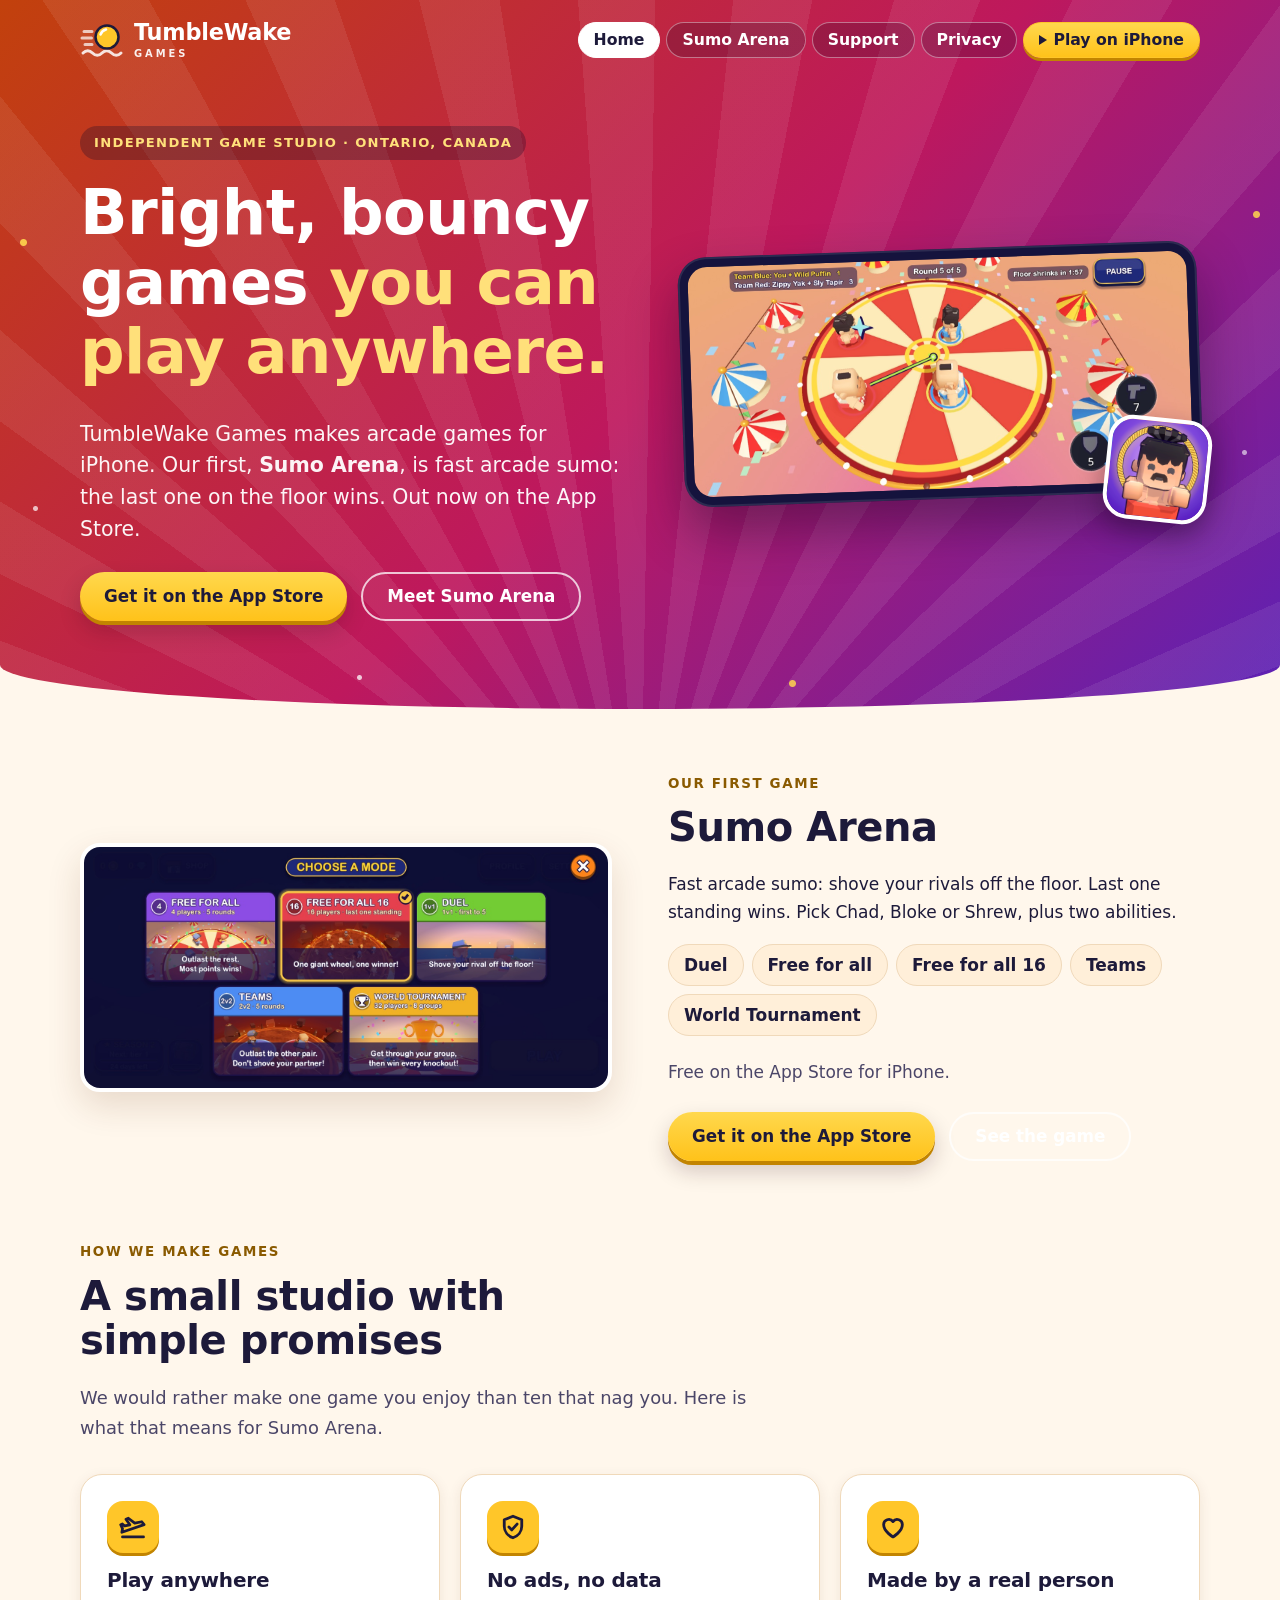
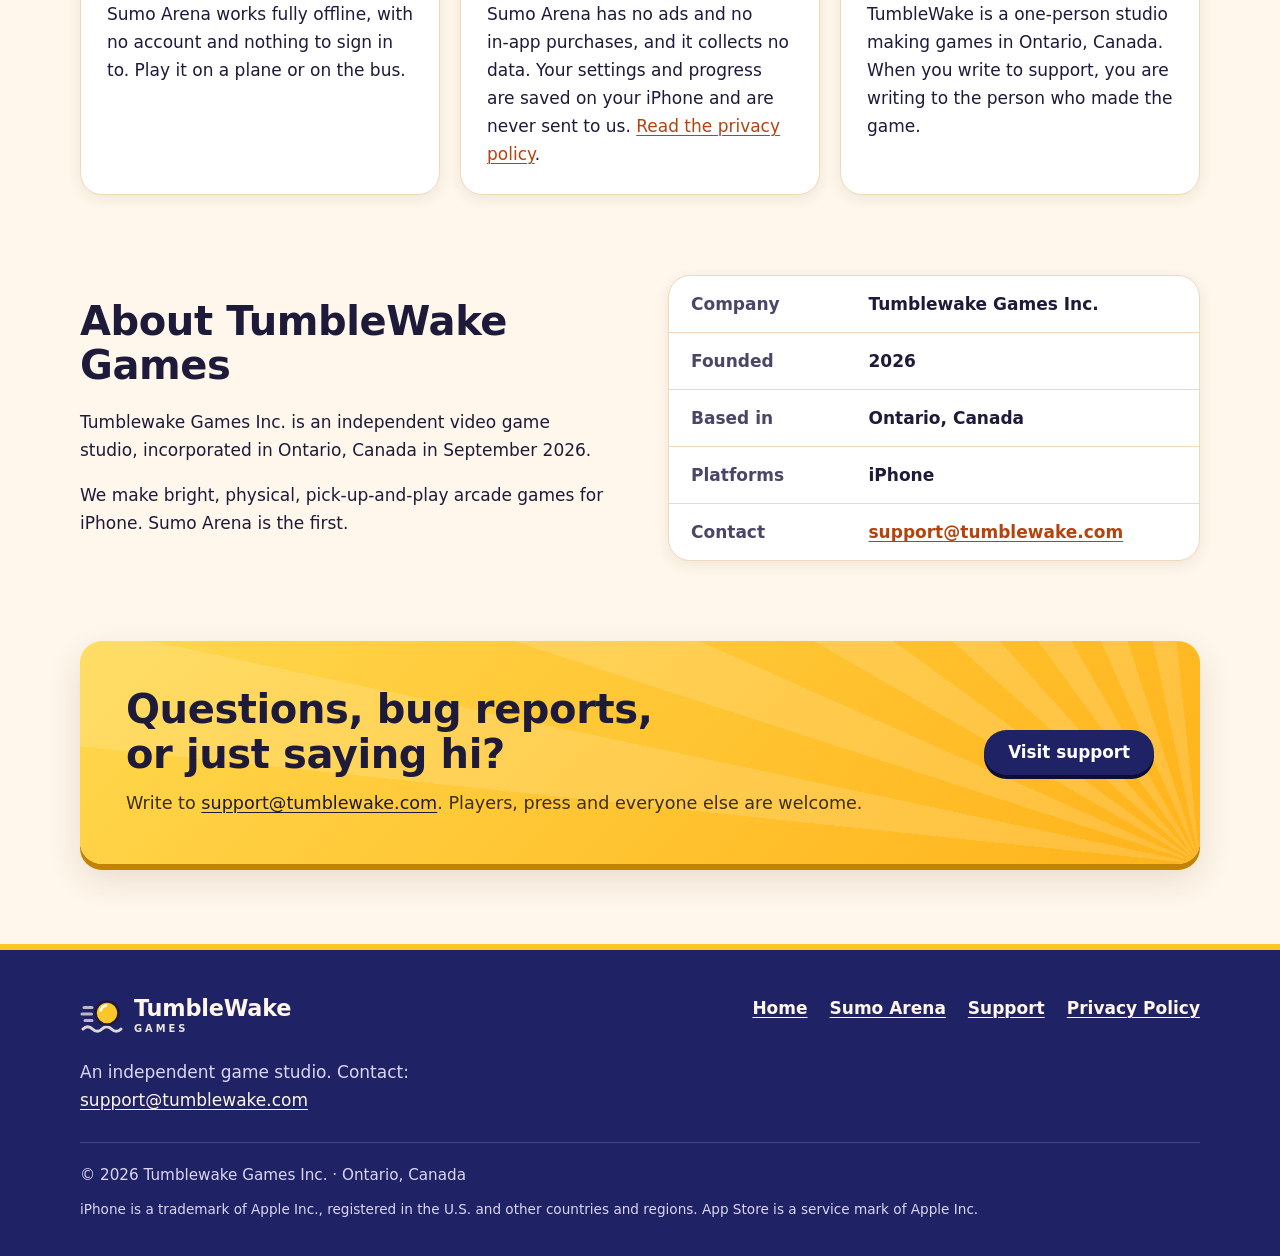
<file: index.html>
<!doctype html>
<html lang="en">
<head>
  <meta charset="utf-8">
  <meta name="viewport" content="width=device-width, initial-scale=1">
  <title>TumbleWake Games · Independent game studio in Ontario, Canada</title>
  <meta name="description" content="Tumblewake Games Inc. is an independent game studio in Ontario, Canada. Our first game, Sumo Arena, is fast, offline arcade sumo for iPhone, out now on the App Store.">
  <meta property="og:type" content="website">
  <meta property="og:site_name" content="TumbleWake Games">
  <meta property="og:title" content="TumbleWake Games">
  <meta property="og:description" content="An independent game studio in Ontario, Canada. Our first game, Sumo Arena, is fast arcade sumo for iPhone, out now on the App Store.">
  <meta property="og:url" content="https://tumblewake.com/">
  <meta property="og:image" content="https://tumblewake.com/images/og-sumo-arena.jpg">
  <meta property="og:image:width" content="1200">
  <meta property="og:image:height" content="630">
  <meta property="og:image:alt" content="A four-player Sumo Arena match on a round sandy arena surrounded by sea.">
  <meta name="twitter:card" content="summary_large_image">
  <meta name="color-scheme" content="light dark">
  <meta name="theme-color" content="#c2410c">
  <link rel="icon" type="image/png" sizes="32x32" href="favicon.png">
  <link rel="apple-touch-icon" href="apple-touch-icon.png">
  <link rel="stylesheet" href="style.css">
</head>
<body>
  <a class="skip" href="#main">Skip to content</a>

  <div class="band">
    <header class="site-header wrap">
      <a class="brand" href="index.html" aria-label="TumbleWake Games home">
        <svg class="mark" viewBox="0 0 44 44" aria-hidden="true" focusable="false"><path d="M3 35c3-3 6.5-3 9.5 0s6.5 3 9.5 0 6.5-3 9.5 0 6.5 3 9.5 0" fill="none" stroke="currentColor" stroke-width="3" stroke-linecap="round" opacity=".85"/><path d="M4 13.5h8M2 20h9.5M5 26.5h7" stroke="currentColor" stroke-width="3" stroke-linecap="round" opacity=".7"/><circle cx="27" cy="19" r="11.5" fill="#ffc629" stroke="#1d1a3a" stroke-width="2.5"/><path d="M20.6 16.4a7.5 7.5 0 0 1 5.4-4.9" fill="none" stroke="#fff" stroke-width="2.6" stroke-linecap="round"/></svg>
        <span class="brand-name">TumbleWake<small>Games</small></span>
      </a>
      <nav class="nav" aria-label="Main">
        <ul>
          <li><a href="index.html" aria-current="page">Home</a></li>
          <li><a href="sumo-arena.html">Sumo Arena</a></li>
          <li><a href="support.html">Support</a></li>
          <li><a href="privacy.html">Privacy</a></li>
          <li><a class="nav-cta" href="play.html">Play on iPhone</a></li>
        </ul>
      </nav>
    </header>

    <div class="hero wrap">
      <div>
        <span class="eyebrow"><span class="wide-only">Independent </span>game studio · Ontario, Canada</span>
        <h1>Bright, bouncy games <span class="hl">you can play anywhere.</span></h1>
        <p class="lede">TumbleWake Games makes arcade games for iPhone. Our first, <strong>Sumo Arena</strong>, is fast arcade sumo: the last one on the floor wins. Out now on the App Store.</p>
        <div class="btn-row">
          <a class="btn btn-gold" href="https://apps.apple.com/app/sumo-arena-dohyo-showdown/id6822993329">Get it on the App Store</a>
          <a class="btn btn-ghost" href="sumo-arena.html">Meet Sumo Arena</a>
        </div>
      </div>
      <div class="device">
        <img src="images/teams-carnival.jpg" width="1400" height="644" alt="A two-against-two Teams match in Sumo Arena, Round 5 of 5, on a red and cream wheel among striped carnival tents. A Hook line stretches between two wrestlers, and the S-Gun, Shield and Boost buttons sit bottom right.">
        <img class="badge-icon" src="images/sumo-arena-icon-256.png" width="256" height="256" alt="Sumo Arena app icon: a blocky sumo wrestler with a topknot and moustache shoving forward inside a gold rope ring, on violet.">
      </div>
    </div>
  </div>

  <main id="main">
    <section class="section wrap" aria-labelledby="first-game">
      <div class="split flip">
        <div>
          <span class="kicker">Our first game</span>
          <h2 id="first-game">Sumo Arena</h2>
          <p>Fast arcade sumo: shove your rivals off the floor. Last one standing wins. Pick Chad, Bloke or Shrew, plus two abilities.</p>
          <ul class="chips" aria-label="Game modes">
            <li>Duel</li>
            <li>Free for all</li>
            <li>Free for all 16</li>
            <li>Teams</li>
            <li>World Tournament</li>
          </ul>
          <p class="muted">Free on the App Store for iPhone.</p>
          <div class="btn-row">
            <a class="btn btn-gold" href="https://apps.apple.com/app/sumo-arena-dohyo-showdown/id6822993329">Get it on the App Store</a>
            <a class="btn btn-ghost" href="sumo-arena.html">See the game</a>
          </div>
        </div>
        <figure class="shot">
          <img src="images/mode-picker.jpg" width="1400" height="644" loading="lazy" decoding="async" alt="The Choose a Mode screen in Sumo Arena with cards for Free for all, Free for all 16, Duel, Teams and World Tournament.">
        </figure>
      </div>
    </section>

    <section class="section wrap" aria-labelledby="how-we-work">
      <div class="section-head">
        <span class="kicker">How we make games</span>
        <h2 id="how-we-work">A small studio with simple promises</h2>
        <p>We would rather make one game you enjoy than ten that nag you. Here is what that means for Sumo Arena.</p>
      </div>
      <div class="cards">
        <article class="card">
          <div class="card-icon" aria-hidden="true">
            <svg viewBox="0 0 24 24" fill="none" stroke="currentColor" stroke-width="2.4" stroke-linecap="round" stroke-linejoin="round"><path d="M2.5 16.5l19-6.5-2-2.5-6 1.2L8 4.5 6 5.3l3.3 4.8-4.4 1-2-1.7-1.4.6 1.5 3.4z"/><path d="M3 20.5h18"/></svg>
          </div>
          <h3>Play anywhere</h3>
          <p>Sumo Arena works fully offline, with no account and nothing to sign in to. Play it on a plane or on the bus.</p>
        </article>
        <article class="card">
          <div class="card-icon" aria-hidden="true">
            <svg viewBox="0 0 24 24" fill="none" stroke="currentColor" stroke-width="2.4" stroke-linecap="round" stroke-linejoin="round"><path d="M12 2.8l7.5 3v5.6c0 4.6-3.2 8.4-7.5 9.8-4.3-1.4-7.5-5.2-7.5-9.8V5.8z"/><path d="M8.5 12l2.5 2.5 4.5-5"/></svg>
          </div>
          <h3>No ads, no data</h3>
          <p>Sumo Arena has no ads and no <span class="nowrap">in-app</span> purchases, and it collects no data. Your settings and progress are saved on your iPhone and are never sent to us. <a href="privacy.html">Read the privacy policy</a>.</p>
        </article>
        <article class="card">
          <div class="card-icon" aria-hidden="true">
            <svg viewBox="0 0 24 24" fill="none" stroke="currentColor" stroke-width="2.4" stroke-linecap="round" stroke-linejoin="round"><path d="M12 20.5s-8-4.6-8-10.4A4.4 4.4 0 0 1 12 7.4a4.4 4.4 0 0 1 8 2.7c0 5.8-8 10.4-8 10.4z"/></svg>
          </div>
          <h3>Made by a real person</h3>
          <p>TumbleWake is a <span class="nowrap">one-person</span> studio making games in Ontario, Canada. When you write to support, you are writing to the person who made the game.</p>
        </article>
      </div>
    </section>

    <section class="section wrap" aria-labelledby="about">
      <div class="split">
        <div>
          <h2 id="about">About TumbleWake Games</h2>
          <p>Tumblewake Games Inc. is an independent video game studio, incorporated in Ontario, Canada in September 2026.</p>
          <p>We make bright, physical, <span class="nowrap">pick-up-and-play</span> arcade games for iPhone. Sumo Arena is the first.</p>
        </div>
        <dl class="facts-list">
          <div><dt>Company</dt><dd>Tumblewake Games Inc.</dd></div>
          <div><dt>Founded</dt><dd>2026</dd></div>
          <div><dt>Based in</dt><dd>Ontario, Canada</dd></div>
          <div><dt>Platforms</dt><dd>iPhone</dd></div>
          <div><dt>Contact</dt><dd><a class="email" href="mailto:support@tumblewake.com">support@tumblewake.com</a></dd></div>
        </dl>
      </div>
    </section>

    <section class="section wrap" aria-labelledby="say-hello">
      <div class="callout">
        <div>
          <h2 id="say-hello">Questions, bug reports, or just saying hi?</h2>
          <p>Write to <a class="email" href="mailto:support@tumblewake.com">support@tumblewake.com</a>. Players, press and everyone else are welcome.</p>
        </div>
        <a class="btn btn-navy" href="support.html">Visit support</a>
      </div>
    </section>
  </main>

  <footer class="site-footer">
    <div class="wrap">
      <div class="footer-grid">
        <div>
          <a class="brand" href="index.html" aria-label="TumbleWake Games home">
            <svg class="mark" viewBox="0 0 44 44" aria-hidden="true" focusable="false"><path d="M3 35c3-3 6.5-3 9.5 0s6.5 3 9.5 0 6.5-3 9.5 0 6.5 3 9.5 0" fill="none" stroke="currentColor" stroke-width="3" stroke-linecap="round" opacity=".85"/><path d="M4 13.5h8M2 20h9.5M5 26.5h7" stroke="currentColor" stroke-width="3" stroke-linecap="round" opacity=".7"/><circle cx="27" cy="19" r="11.5" fill="#ffc629" stroke="#1d1a3a" stroke-width="2.5"/><path d="M20.6 16.4a7.5 7.5 0 0 1 5.4-4.9" fill="none" stroke="#fff" stroke-width="2.6" stroke-linecap="round"/></svg>
            <span class="brand-name">TumbleWake<small>Games</small></span>
          </a>
          <p>An independent game studio. Contact: <a class="email" href="mailto:support@tumblewake.com">support@tumblewake.com</a></p>
        </div>
        <nav class="footer-nav" aria-label="Footer">
          <ul>
            <li><a href="index.html">Home</a></li>
            <li><a href="sumo-arena.html">Sumo Arena</a></li>
            <li><a href="support.html">Support</a></li>
            <li><a href="privacy.html">Privacy Policy</a></li>
          </ul>
        </nav>
      </div>
      <p class="legal">© 2026 Tumblewake Games Inc. · Ontario, Canada</p>
      <p class="legal tm">iPhone is a trademark of Apple Inc., registered in the U.S. and other countries and regions. App Store is a service mark of Apple Inc.</p>
    </div>
  </footer>
</body>
</html>
</file>
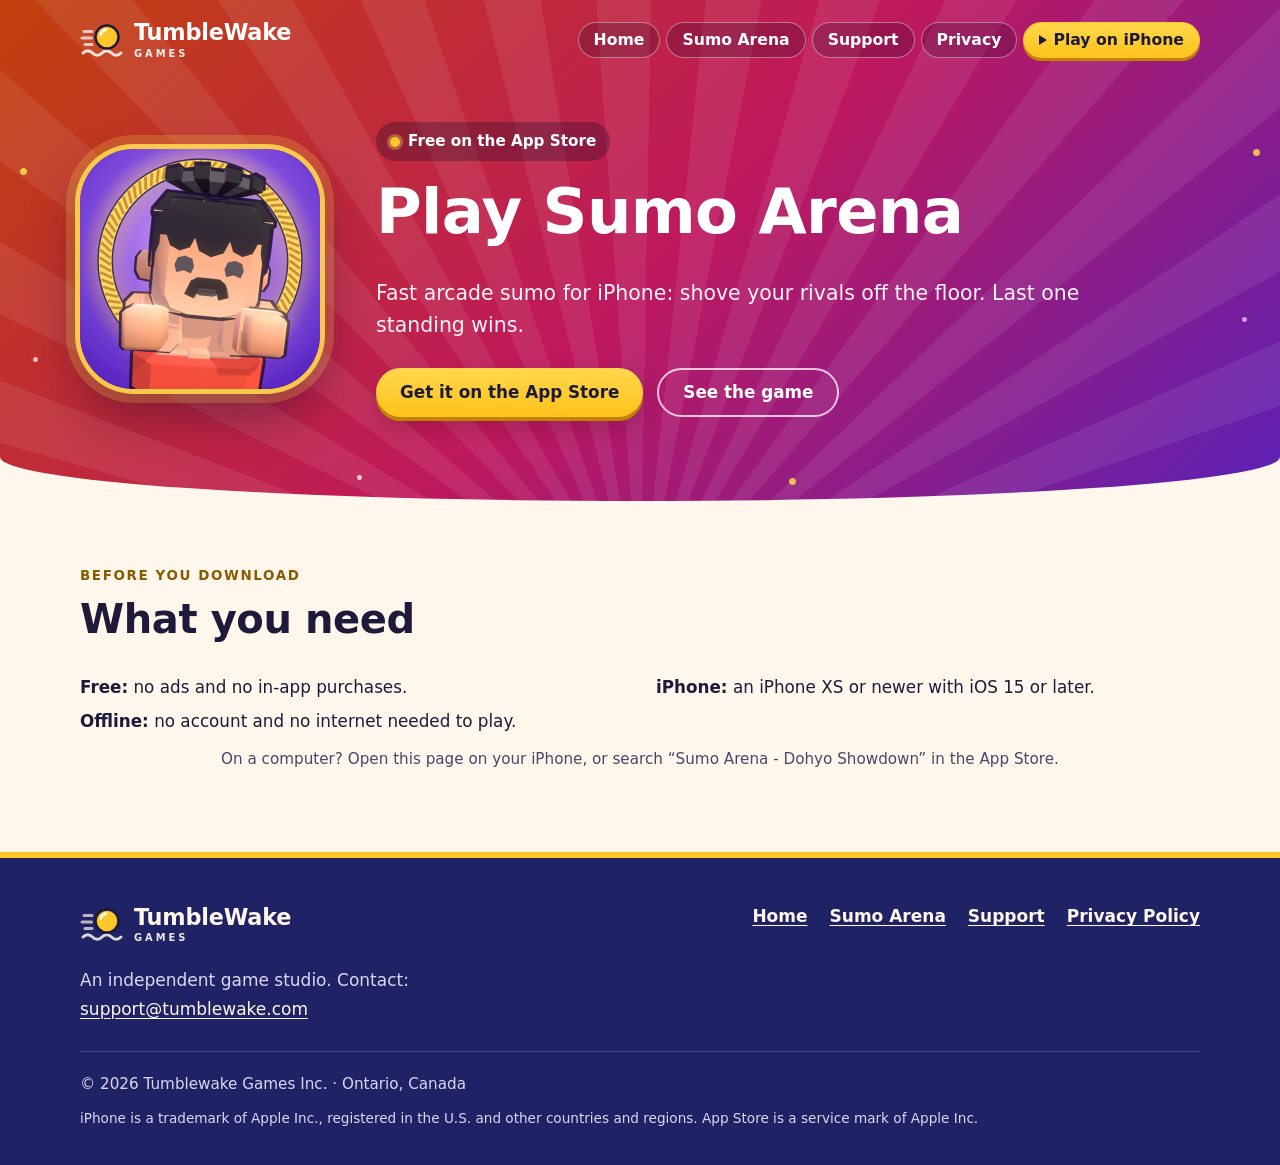
<file: play.html>
<!doctype html>
<html lang="en">
<head>
  <meta charset="utf-8">
  <meta name="viewport" content="width=device-width, initial-scale=1">
  <title>Play Sumo Arena on iPhone · TumbleWake Games</title>
  <meta name="description" content="Play Sumo Arena on iPhone: fast arcade sumo, free on the App Store with no ads and no in-app purchases.">
  <meta property="og:type" content="website">
  <meta property="og:site_name" content="TumbleWake Games">
  <meta property="og:title" content="Play Sumo Arena">
  <meta property="og:description" content="Fast arcade sumo for iPhone. Free on the App Store.">
  <meta property="og:url" content="https://tumblewake.com/play.html">
  <meta property="og:image" content="https://tumblewake.com/images/og-sumo-arena.jpg">
  <meta property="og:image:width" content="1200">
  <meta property="og:image:height" content="630">
  <meta property="og:image:alt" content="A four-player Sumo Arena match on a round sandy arena surrounded by sea.">
  <meta name="twitter:card" content="summary_large_image">
  <meta name="color-scheme" content="light dark">
  <meta name="theme-color" content="#c2410c">
  <link rel="icon" type="image/png" sizes="32x32" href="favicon.png">
  <link rel="apple-touch-icon" href="apple-touch-icon.png">
  <link rel="stylesheet" href="style.css">
</head>
<body>
  <a class="skip" href="#main">Skip to content</a>

  <div class="band">
    <header class="site-header wrap">
      <a class="brand" href="index.html" aria-label="TumbleWake Games home">
        <svg class="mark" viewBox="0 0 44 44" aria-hidden="true" focusable="false"><path d="M3 35c3-3 6.5-3 9.5 0s6.5 3 9.5 0 6.5-3 9.5 0 6.5 3 9.5 0" fill="none" stroke="currentColor" stroke-width="3" stroke-linecap="round" opacity=".85"/><path d="M4 13.5h8M2 20h9.5M5 26.5h7" stroke="currentColor" stroke-width="3" stroke-linecap="round" opacity=".7"/><circle cx="27" cy="19" r="11.5" fill="#ffc629" stroke="#1d1a3a" stroke-width="2.5"/><path d="M20.6 16.4a7.5 7.5 0 0 1 5.4-4.9" fill="none" stroke="#fff" stroke-width="2.6" stroke-linecap="round"/></svg>
        <span class="brand-name">TumbleWake<small>Games</small></span>
      </a>
      <nav class="nav" aria-label="Main">
        <ul>
          <li><a href="index.html">Home</a></li>
          <li><a href="sumo-arena.html">Sumo Arena</a></li>
          <li><a href="support.html">Support</a></li>
          <li><a href="privacy.html">Privacy</a></li>
          <li><a class="nav-cta" href="play.html">Play on iPhone</a></li>
        </ul>
      </nav>
    </header>

    <div class="game-hero wrap">
      <div class="icon-wrap">
        <img class="app-icon" src="images/sumo-arena-icon-480.jpg" width="480" height="480" alt="Sumo Arena app icon: a blocky sumo wrestler with a topknot and moustache shoving forward inside a gold rope ring, on violet.">
      </div>
      <div>
        <span class="status"><span>Free on the App Store</span></span>
        <h1>Play Sumo Arena</h1>
        <p class="lede">Fast arcade sumo for iPhone: shove your rivals off the floor. Last one standing wins.</p>
        <div class="btn-row">
          <a class="btn btn-gold" href="https://apps.apple.com/app/sumo-arena-dohyo-showdown/id6822993329">Get it on the App Store</a>
          <a class="btn btn-ghost" href="sumo-arena.html">See the game</a>
        </div>
      </div>
    </div>
  </div>

  <main id="main">
    <section class="section wrap" aria-labelledby="before">
      <div class="section-head">
        <span class="kicker">Before you download</span>
        <h2 id="before">What you need</h2>
      </div>
      <div class="also">
        <p><strong>Free:</strong> no ads and no <span class="nowrap">in-app</span> purchases.</p>
        <p><strong>iPhone:</strong> an iPhone&nbsp;XS or newer with iOS&nbsp;15 or later.</p>
        <p><strong>Offline:</strong> no account and no internet needed to play.</p>
      </div>
      <p class="caption">On a computer? Open this page on your iPhone, or search &ldquo;Sumo Arena&nbsp;- Dohyo Showdown&rdquo; in the App&nbsp;Store.</p>
    </section>
</main>

  <footer class="site-footer">
    <div class="wrap">
      <div class="footer-grid">
        <div>
          <a class="brand" href="index.html" aria-label="TumbleWake Games home">
            <svg class="mark" viewBox="0 0 44 44" aria-hidden="true" focusable="false"><path d="M3 35c3-3 6.5-3 9.5 0s6.5 3 9.5 0 6.5-3 9.5 0 6.5 3 9.5 0" fill="none" stroke="currentColor" stroke-width="3" stroke-linecap="round" opacity=".85"/><path d="M4 13.5h8M2 20h9.5M5 26.5h7" stroke="currentColor" stroke-width="3" stroke-linecap="round" opacity=".7"/><circle cx="27" cy="19" r="11.5" fill="#ffc629" stroke="#1d1a3a" stroke-width="2.5"/><path d="M20.6 16.4a7.5 7.5 0 0 1 5.4-4.9" fill="none" stroke="#fff" stroke-width="2.6" stroke-linecap="round"/></svg>
            <span class="brand-name">TumbleWake<small>Games</small></span>
          </a>
          <p>An independent game studio. Contact: <a class="email" href="mailto:support@tumblewake.com">support@tumblewake.com</a></p>
        </div>
        <nav class="footer-nav" aria-label="Footer">
          <ul>
            <li><a href="index.html">Home</a></li>
            <li><a href="sumo-arena.html">Sumo Arena</a></li>
            <li><a href="support.html">Support</a></li>
            <li><a href="privacy.html">Privacy Policy</a></li>
          </ul>
        </nav>
      </div>
      <p class="legal">© 2026 Tumblewake Games Inc. · Ontario, Canada</p>
      <p class="legal tm">iPhone is a trademark of Apple Inc., registered in the U.S. and other countries and regions. App Store is a service mark of Apple Inc.</p>
    </div>
  </footer>
</body>
</html>
</file>
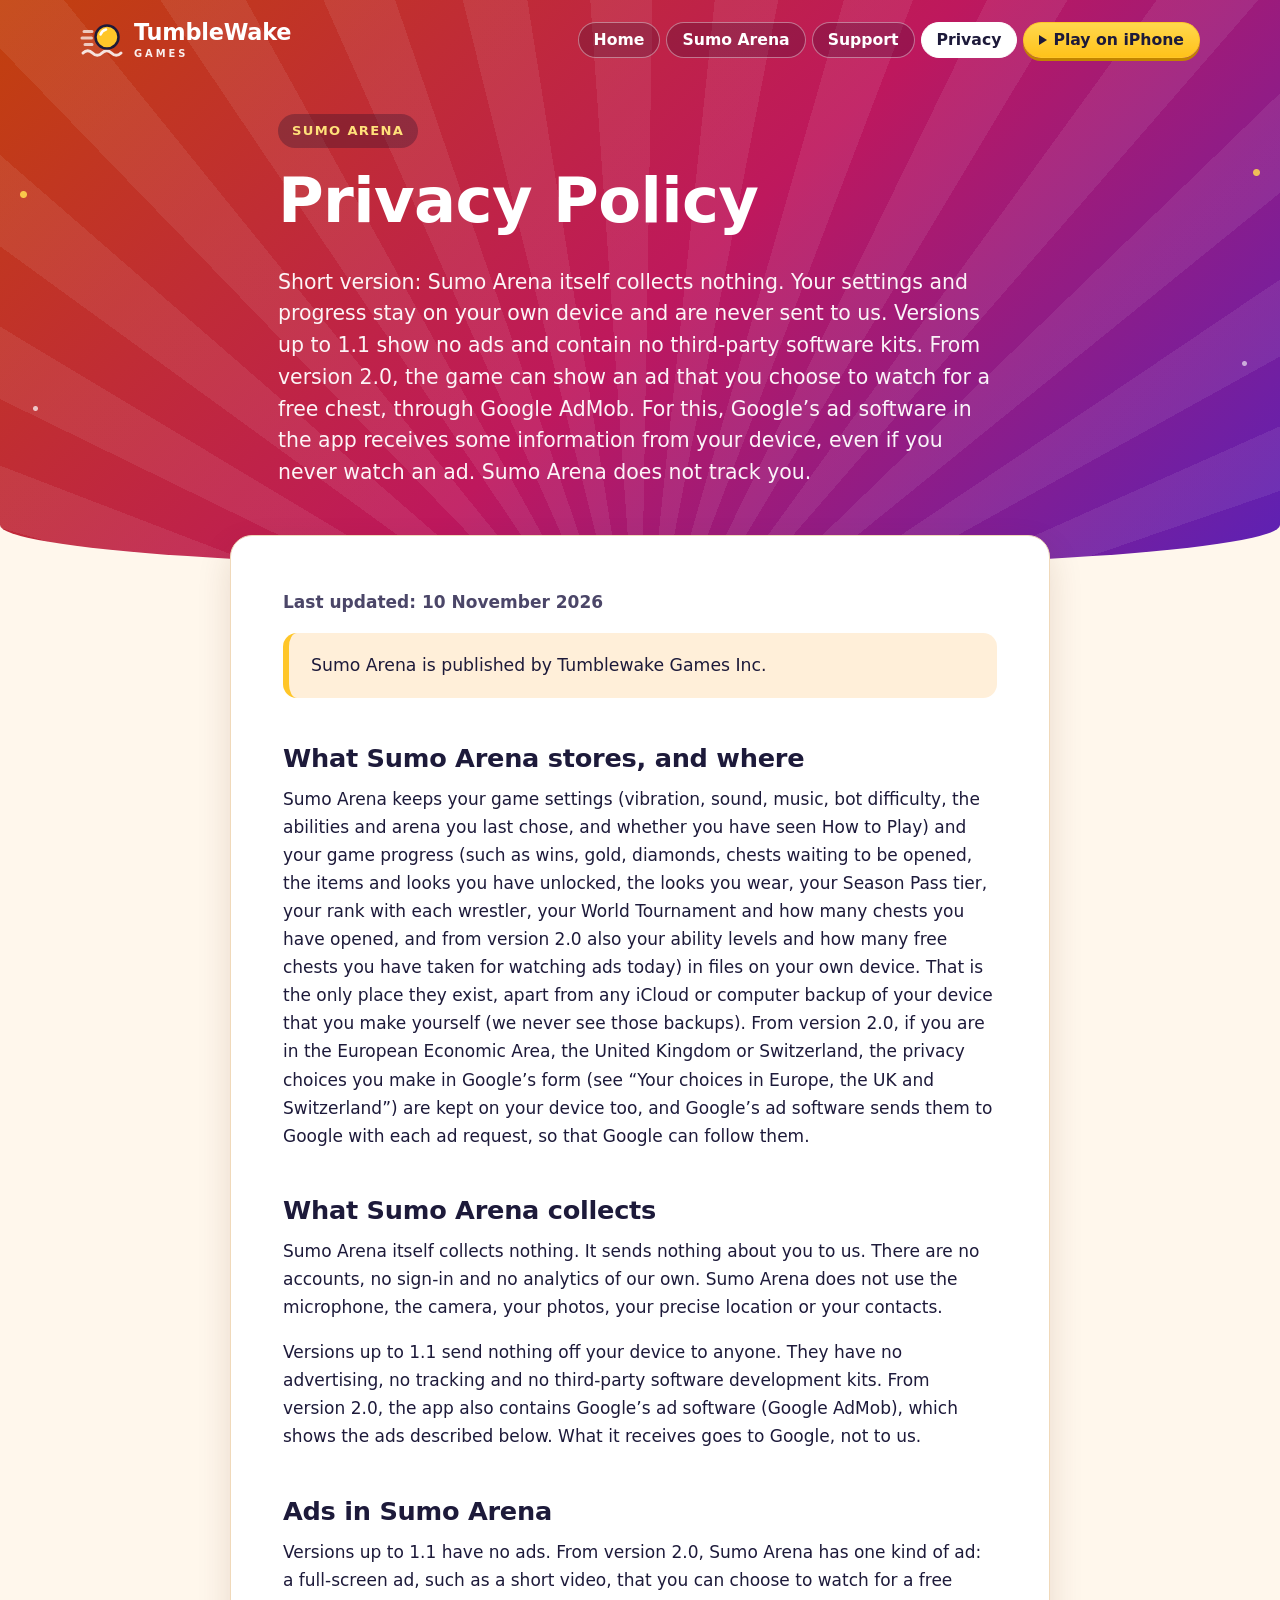
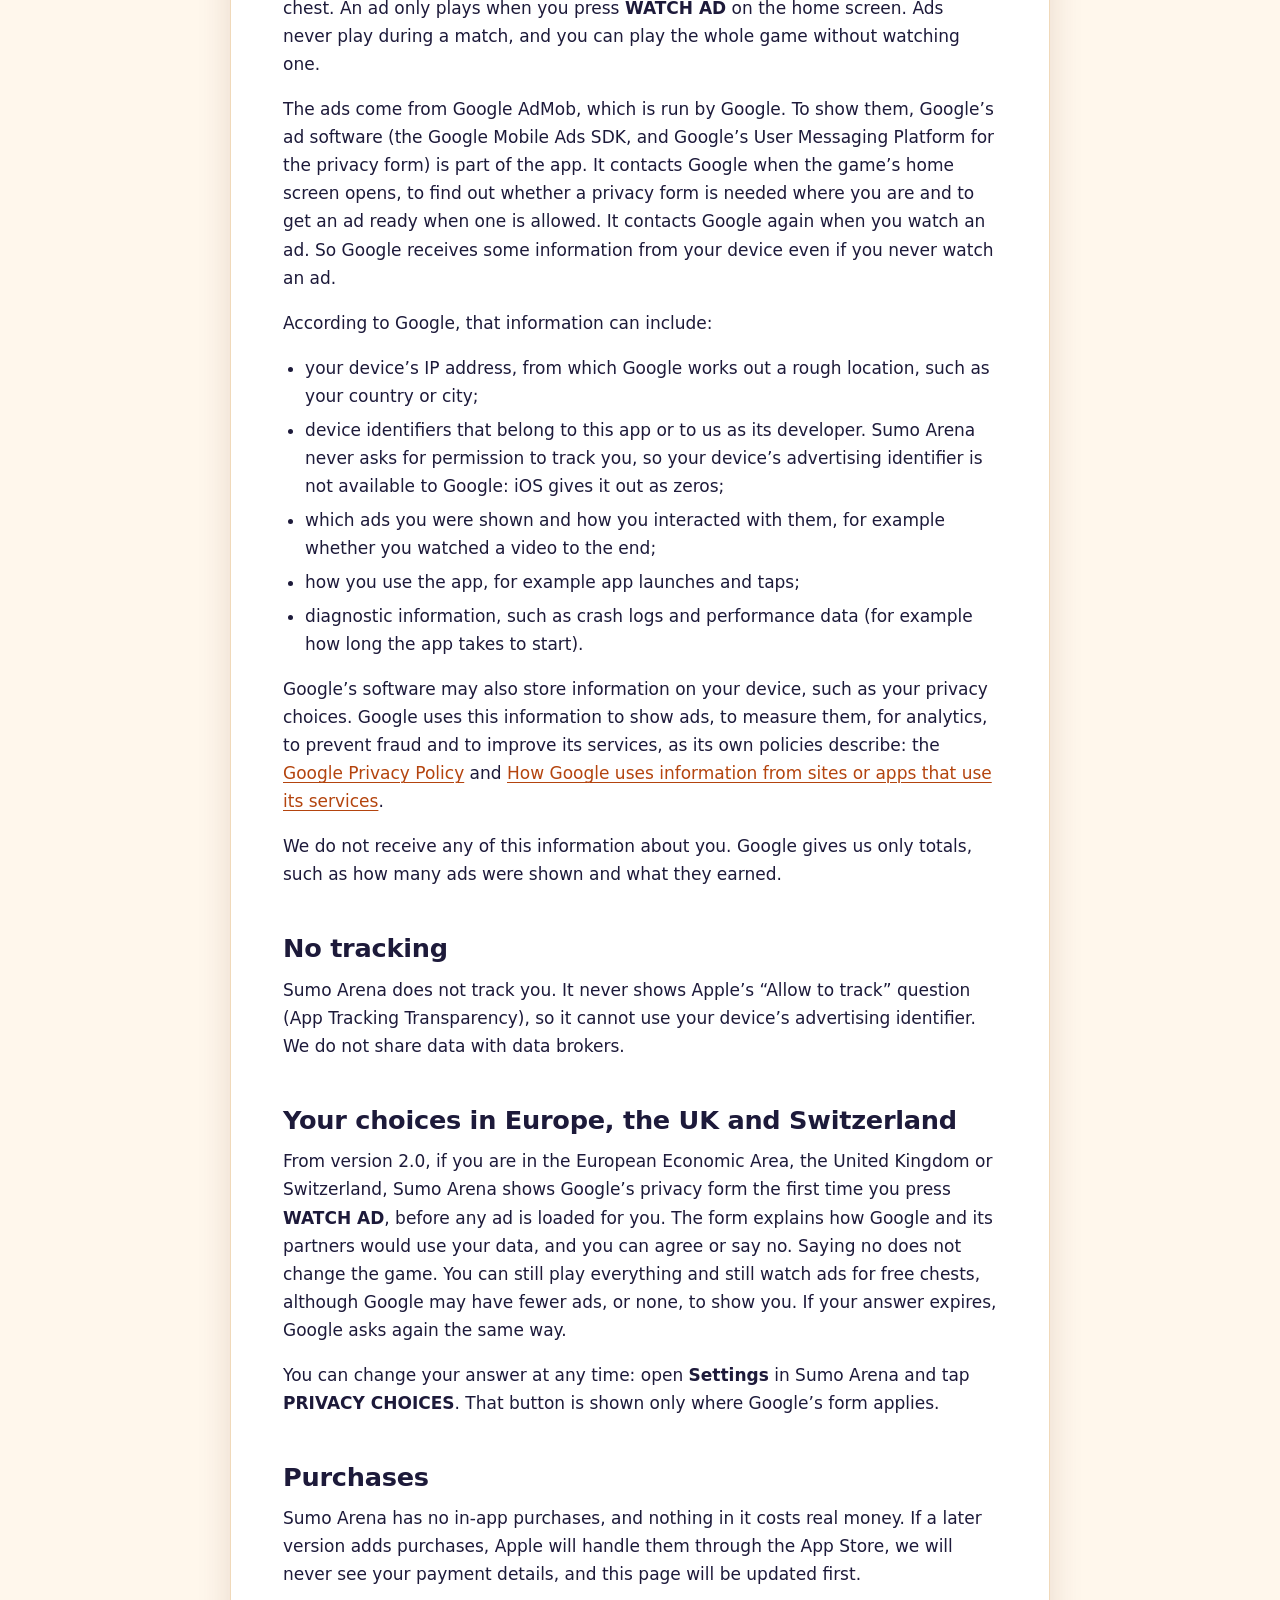
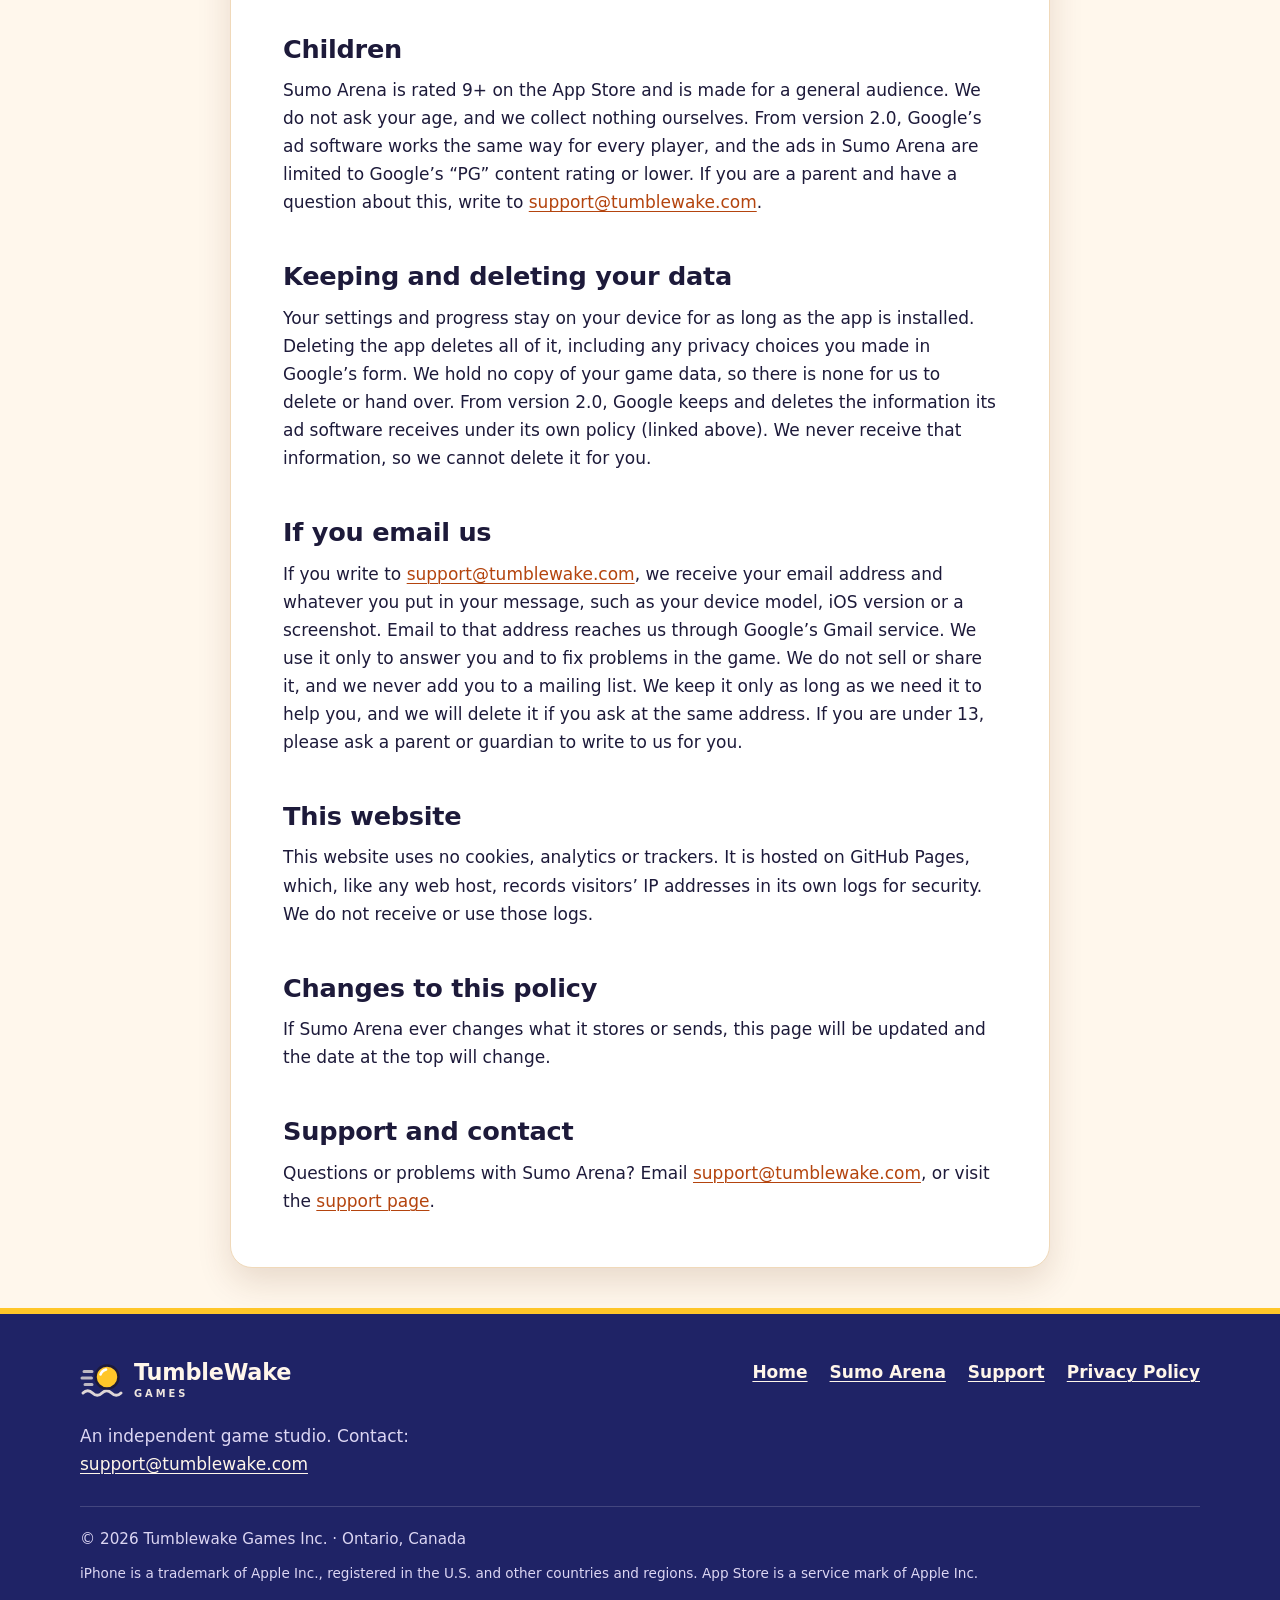
<file: privacy.html>
<!doctype html>
<html lang="en">
<head>
  <meta charset="utf-8">
  <meta name="viewport" content="width=device-width, initial-scale=1">
  <title>Sumo Arena Privacy Policy · TumbleWake Games</title>
  <meta name="description" content="The privacy policy for Sumo Arena by Tumblewake Games Inc. Sumo Arena collects nothing itself. Up to version 1.1 it has no ads. From version 2.0, Google’s ad software in the app receives some information so it can show the ads you choose to watch.">
  <meta property="og:type" content="website">
  <meta property="og:site_name" content="TumbleWake Games">
  <meta property="og:title" content="Sumo Arena Privacy Policy">
  <meta property="og:description" content="Sumo Arena collects nothing itself. Up to version 1.1 it has no ads. From version 2.0, Google’s ad software in the app receives some information so it can show the ads you choose to watch.">
  <meta property="og:url" content="https://tumblewake.com/privacy.html">
  <meta property="og:image" content="https://tumblewake.com/images/og-sumo-arena.jpg">
  <meta property="og:image:width" content="1200">
  <meta property="og:image:height" content="630">
  <meta property="og:image:alt" content="A four-player Sumo Arena match on a round sandy arena surrounded by sea.">
  <meta name="twitter:card" content="summary_large_image">
  <meta name="color-scheme" content="light dark">
  <meta name="theme-color" content="#c2410c">
  <link rel="icon" type="image/png" sizes="32x32" href="favicon.png">
  <link rel="apple-touch-icon" href="apple-touch-icon.png">
  <link rel="stylesheet" href="style.css">
</head>
<body>
  <a class="skip" href="#main">Skip to content</a>

  <div class="band">
    <header class="site-header wrap">
      <a class="brand" href="index.html" aria-label="TumbleWake Games home">
        <svg class="mark" viewBox="0 0 44 44" aria-hidden="true" focusable="false"><path d="M3 35c3-3 6.5-3 9.5 0s6.5 3 9.5 0 6.5-3 9.5 0 6.5 3 9.5 0" fill="none" stroke="currentColor" stroke-width="3" stroke-linecap="round" opacity=".85"/><path d="M4 13.5h8M2 20h9.5M5 26.5h7" stroke="currentColor" stroke-width="3" stroke-linecap="round" opacity=".7"/><circle cx="27" cy="19" r="11.5" fill="#ffc629" stroke="#1d1a3a" stroke-width="2.5"/><path d="M20.6 16.4a7.5 7.5 0 0 1 5.4-4.9" fill="none" stroke="#fff" stroke-width="2.6" stroke-linecap="round"/></svg>
        <span class="brand-name">TumbleWake<small>Games</small></span>
      </a>
      <nav class="nav" aria-label="Main">
        <ul>
          <li><a href="index.html">Home</a></li>
          <li><a href="sumo-arena.html">Sumo Arena</a></li>
          <li><a href="support.html">Support</a></li>
          <li><a href="privacy.html" aria-current="page">Privacy</a></li>
          <li><a class="nav-cta" href="play.html">Play on iPhone</a></li>
        </ul>
      </nav>
    </header>

    <div class="page-hero wrap">
      <span class="eyebrow">Sumo Arena</span>
      <h1>Privacy Policy</h1>
      <p class="lede">Short version: Sumo Arena itself collects nothing. Your settings and progress stay on your own device and are never sent to us. Versions up to 1.1 show no ads and contain no <span class="nowrap">third-party</span> software kits. From version 2.0, the game can show an ad that you choose to watch for a free chest, through Google AdMob. For this, Google’s ad software in the app receives some information from your device, even if you never watch an ad. Sumo Arena does not track you.</p>
    </div>
  </div>

  <main id="main" class="wrap">
    <article class="doc">
      <p class="updated">Last updated: 10 November 2026</p>

      <p class="summary">Sumo Arena is published by Tumblewake Games Inc.</p>

      <h2>What Sumo Arena stores, and where</h2>
      <p>Sumo Arena keeps your game settings (vibration, sound, music, bot difficulty, the abilities and arena you last chose, and whether you have seen How to Play) and your game progress (such as wins, gold, diamonds, chests waiting to be opened, the items and looks you have unlocked, the looks you wear, your Season Pass tier, your rank with each wrestler, your World Tournament and how many chests you have opened, and from version 2.0 also your ability levels and how many free chests you have taken for watching ads today) in files on your own device. That is the only place they exist, apart from any iCloud or computer backup of your device that you make yourself (we never see those backups). From version 2.0, if you are in the European Economic Area, the United Kingdom or Switzerland, the privacy choices you make in Google’s form (see “Your choices in Europe, the UK and Switzerland”) are kept on your device too, and Google’s ad software sends them to Google with each ad request, so that Google can follow them.</p>

      <h2>What Sumo Arena collects</h2>
      <p>Sumo Arena itself collects nothing. It sends nothing about you to us. There are no accounts, no <span class="nowrap">sign-in</span> and no analytics of our own. Sumo Arena does not use the microphone, the camera, your photos, your precise location or your contacts.</p>
      <p>Versions up to 1.1 send nothing off your device to anyone. They have no advertising, no tracking and no <span class="nowrap">third-party</span> software development kits. From version 2.0, the app also contains Google’s ad software (Google AdMob), which shows the ads described below. What it receives goes to Google, not to us.</p>

      <h2>Ads in Sumo Arena</h2>
      <p>Versions up to 1.1 have no ads. From version 2.0, Sumo Arena has one kind of ad: a full-screen ad, such as a short video, that you can choose to watch for a free chest. An ad only plays when you press <strong>WATCH AD</strong> on the home screen. Ads never play during a match, and you can play the whole game without watching one.</p>
      <p>The ads come from Google AdMob, which is run by Google. To show them, Google’s ad software (the Google Mobile Ads SDK, and Google’s User Messaging Platform for the privacy form) is part of the app. It contacts Google when the game’s home screen opens, to find out whether a privacy form is needed where you are and to get an ad ready when one is allowed. It contacts Google again when you watch an ad. So Google receives some information from your device even if you never watch an ad.</p>
      <p>According to Google, that information can include:</p>
      <ul>
        <li>your device’s IP address, from which Google works out a rough location, such as your country or city;</li>
        <li>device identifiers that belong to this app or to us as its developer. Sumo Arena never asks for permission to track you, so your device’s advertising identifier is not available to Google: iOS gives it out as zeros;</li>
        <li>which ads you were shown and how you interacted with them, for example whether you watched a video to the end;</li>
        <li>how you use the app, for example app launches and taps;</li>
        <li>diagnostic information, such as crash logs and performance data (for example how long the app takes to start).</li>
      </ul>
      <p>Google’s software may also store information on your device, such as your privacy choices. Google uses this information to show ads, to measure them, for analytics, to prevent fraud and to improve its services, as its own policies describe: the <a href="https://policies.google.com/privacy">Google Privacy Policy</a> and <a href="https://policies.google.com/technologies/partner-sites">How Google uses information from sites or apps that use its services</a>.</p>
      <p>We do not receive any of this information about you. Google gives us only totals, such as how many ads were shown and what they earned.</p>

      <h2>No tracking</h2>
      <p>Sumo Arena does not track you. It never shows Apple’s “Allow to track” question (App Tracking Transparency), so it cannot use your device’s advertising identifier. We do not share data with data brokers.</p>

      <h2>Your choices in Europe, the UK and Switzerland</h2>
      <p>From version 2.0, if you are in the European Economic Area, the United Kingdom or Switzerland, Sumo Arena shows Google’s privacy form the first time you press <strong>WATCH AD</strong>, before any ad is loaded for you. The form explains how Google and its partners would use your data, and you can agree or say no. Saying no does not change the game. You can still play everything and still watch ads for free chests, although Google may have fewer ads, or none, to show you. If your answer expires, Google asks again the same way.</p>
      <p>You can change your answer at any time: open <strong>Settings</strong> in Sumo Arena and tap <strong>PRIVACY CHOICES</strong>. That button is shown only where Google’s form applies.</p>

      <h2>Purchases</h2>
      <p>Sumo Arena has no <span class="nowrap">in-app</span> purchases, and nothing in it costs real money. If a later version adds purchases, Apple will handle them through the App Store, we will never see your payment details, and this page will be updated first.</p>

      <h2>Children</h2>
      <p>Sumo Arena is rated 9+ on the App Store and is made for a general audience. We do not ask your age, and we collect nothing ourselves. From version 2.0, Google’s ad software works the same way for every player, and the ads in Sumo Arena are limited to Google’s “PG” content rating or lower. If you are a parent and have a question about this, write to <a class="email" href="mailto:support@tumblewake.com">support@tumblewake.com</a>.</p>

      <h2>Keeping and deleting your data</h2>
      <p>Your settings and progress stay on your device for as long as the app is installed. Deleting the app deletes all of it, including any privacy choices you made in Google’s form. We hold no copy of your game data, so there is none for us to delete or hand over. From version 2.0, Google keeps and deletes the information its ad software receives under its own policy (linked above). We never receive that information, so we cannot delete it for you.</p>

      <h2>If you email us</h2>
      <p>If you write to <a class="email" href="mailto:support@tumblewake.com">support@tumblewake.com</a>, we receive your email address and whatever you put in your message, such as your device model, iOS version or a screenshot. Email to that address reaches us through Google’s Gmail service. We use it only to answer you and to fix problems in the game. We do not sell or share it, and we never add you to a mailing list. We keep it only as long as we need it to help you, and we will delete it if you ask at the same address. If you are under 13, please ask a parent or guardian to write to us for you.</p>

      <h2>This website</h2>
      <p>This website uses no cookies, analytics or trackers. It is hosted on GitHub Pages, which, like any web host, records visitors’ IP addresses in its own logs for security. We do not receive or use those logs.</p>

      <h2>Changes to this policy</h2>
      <p>If Sumo Arena ever changes what it stores or sends, this page will be updated and the date at the top will change.</p>

      <h2>Support and contact</h2>
      <p>Questions or problems with Sumo Arena? Email <a class="email" href="mailto:support@tumblewake.com">support@tumblewake.com</a>, or visit the <a href="support.html">support page</a>.</p>
    </article>
  </main>

  <footer class="site-footer">
    <div class="wrap">
      <div class="footer-grid">
        <div>
          <a class="brand" href="index.html" aria-label="TumbleWake Games home">
            <svg class="mark" viewBox="0 0 44 44" aria-hidden="true" focusable="false"><path d="M3 35c3-3 6.5-3 9.5 0s6.5 3 9.5 0 6.5-3 9.5 0 6.5 3 9.5 0" fill="none" stroke="currentColor" stroke-width="3" stroke-linecap="round" opacity=".85"/><path d="M4 13.5h8M2 20h9.5M5 26.5h7" stroke="currentColor" stroke-width="3" stroke-linecap="round" opacity=".7"/><circle cx="27" cy="19" r="11.5" fill="#ffc629" stroke="#1d1a3a" stroke-width="2.5"/><path d="M20.6 16.4a7.5 7.5 0 0 1 5.4-4.9" fill="none" stroke="#fff" stroke-width="2.6" stroke-linecap="round"/></svg>
            <span class="brand-name">TumbleWake<small>Games</small></span>
          </a>
          <p>An independent game studio. Contact: <a class="email" href="mailto:support@tumblewake.com">support@tumblewake.com</a></p>
        </div>
        <nav class="footer-nav" aria-label="Footer">
          <ul>
            <li><a href="index.html">Home</a></li>
            <li><a href="sumo-arena.html">Sumo Arena</a></li>
            <li><a href="support.html">Support</a></li>
            <li><a href="privacy.html">Privacy Policy</a></li>
          </ul>
        </nav>
      </div>
      <p class="legal">© 2026 Tumblewake Games Inc. · Ontario, Canada</p>
      <p class="legal tm">iPhone is a trademark of Apple Inc., registered in the U.S. and other countries and regions. App Store is a service mark of Apple Inc.</p>
    </div>
  </footer>
</body>
</html>
</file>
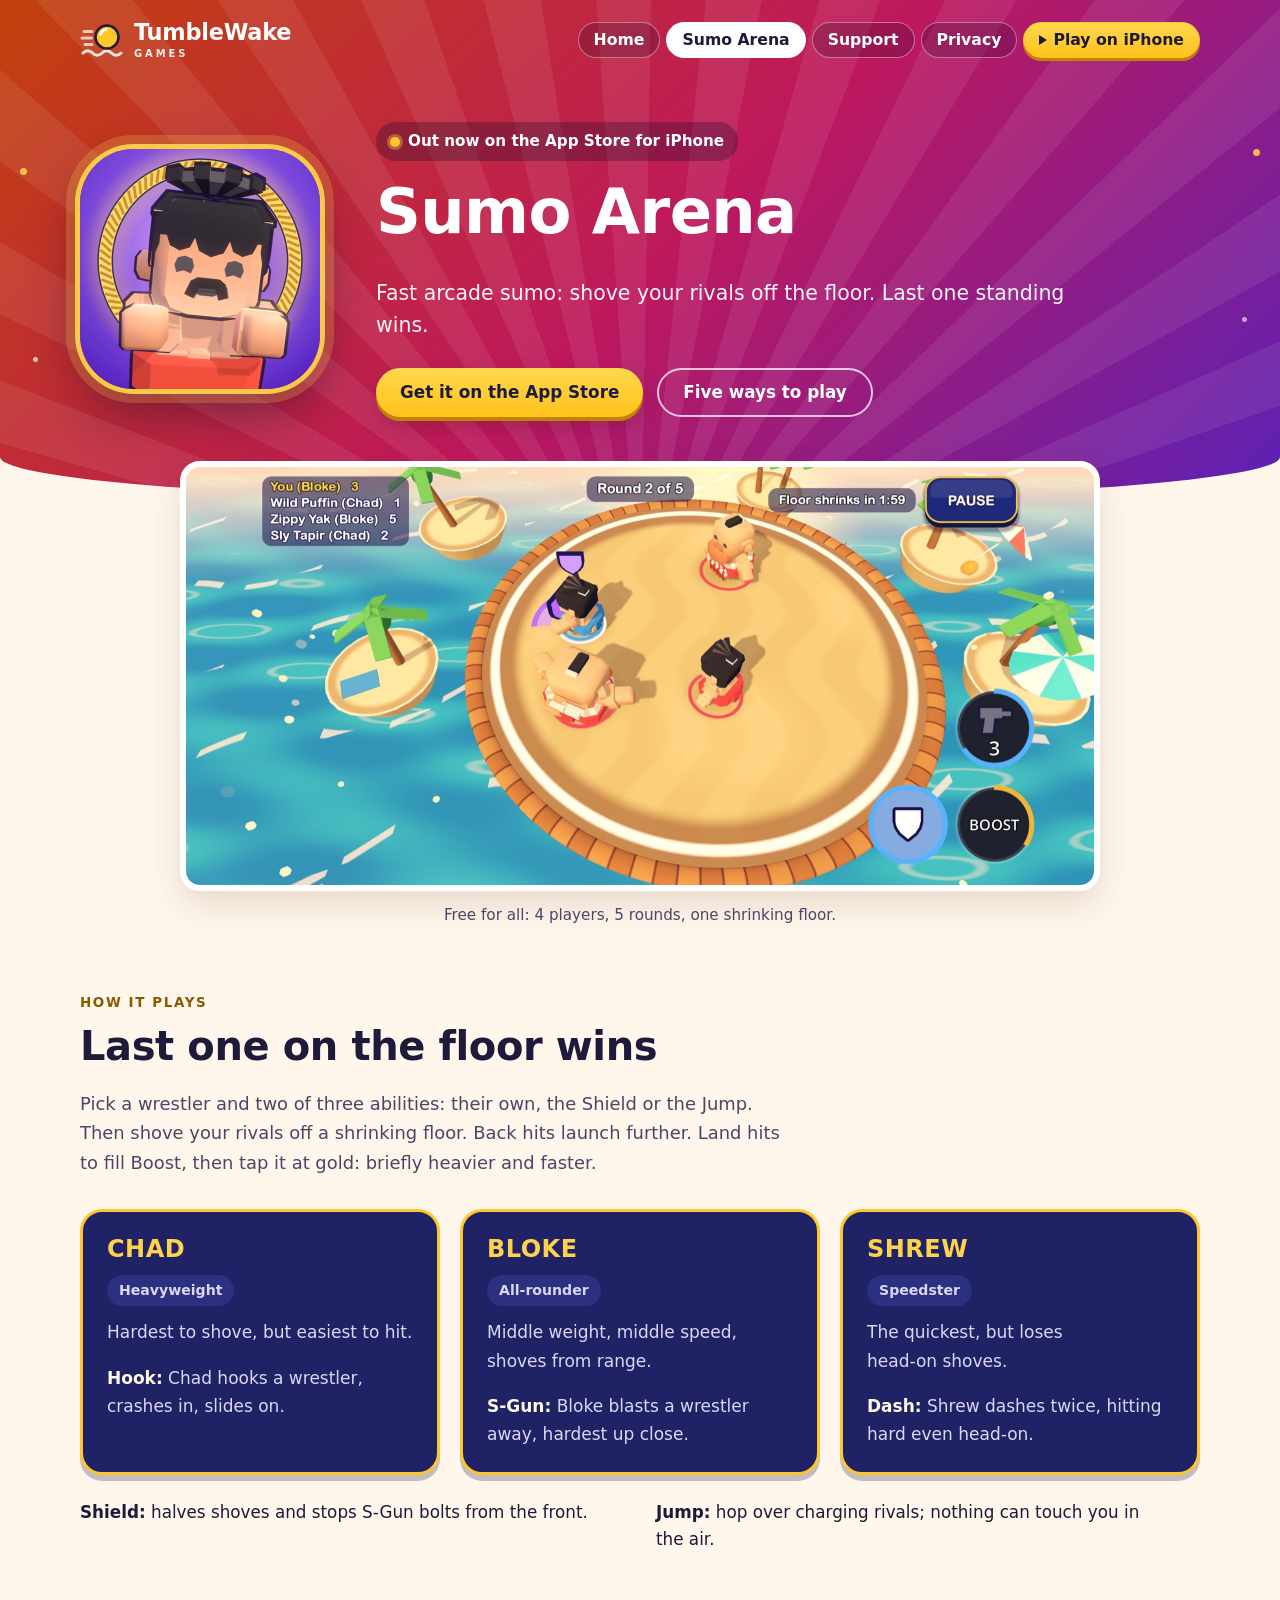
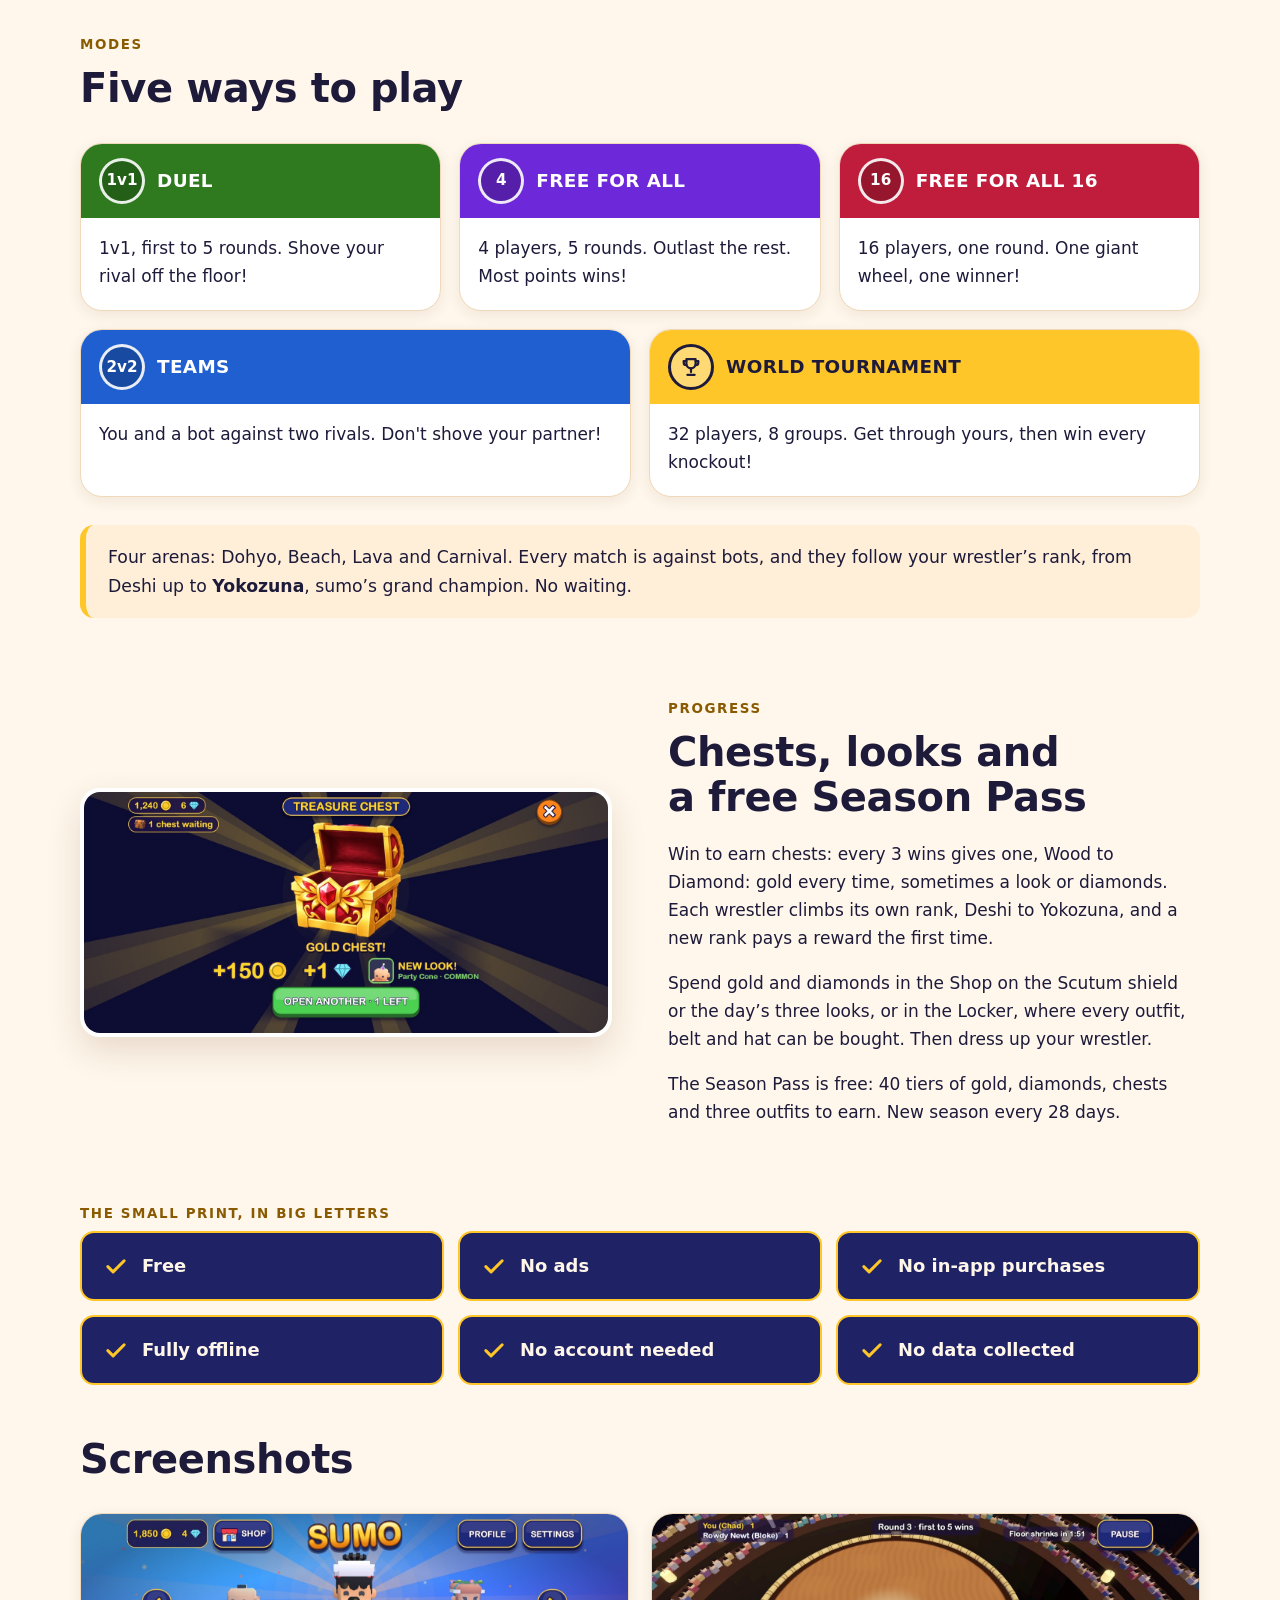
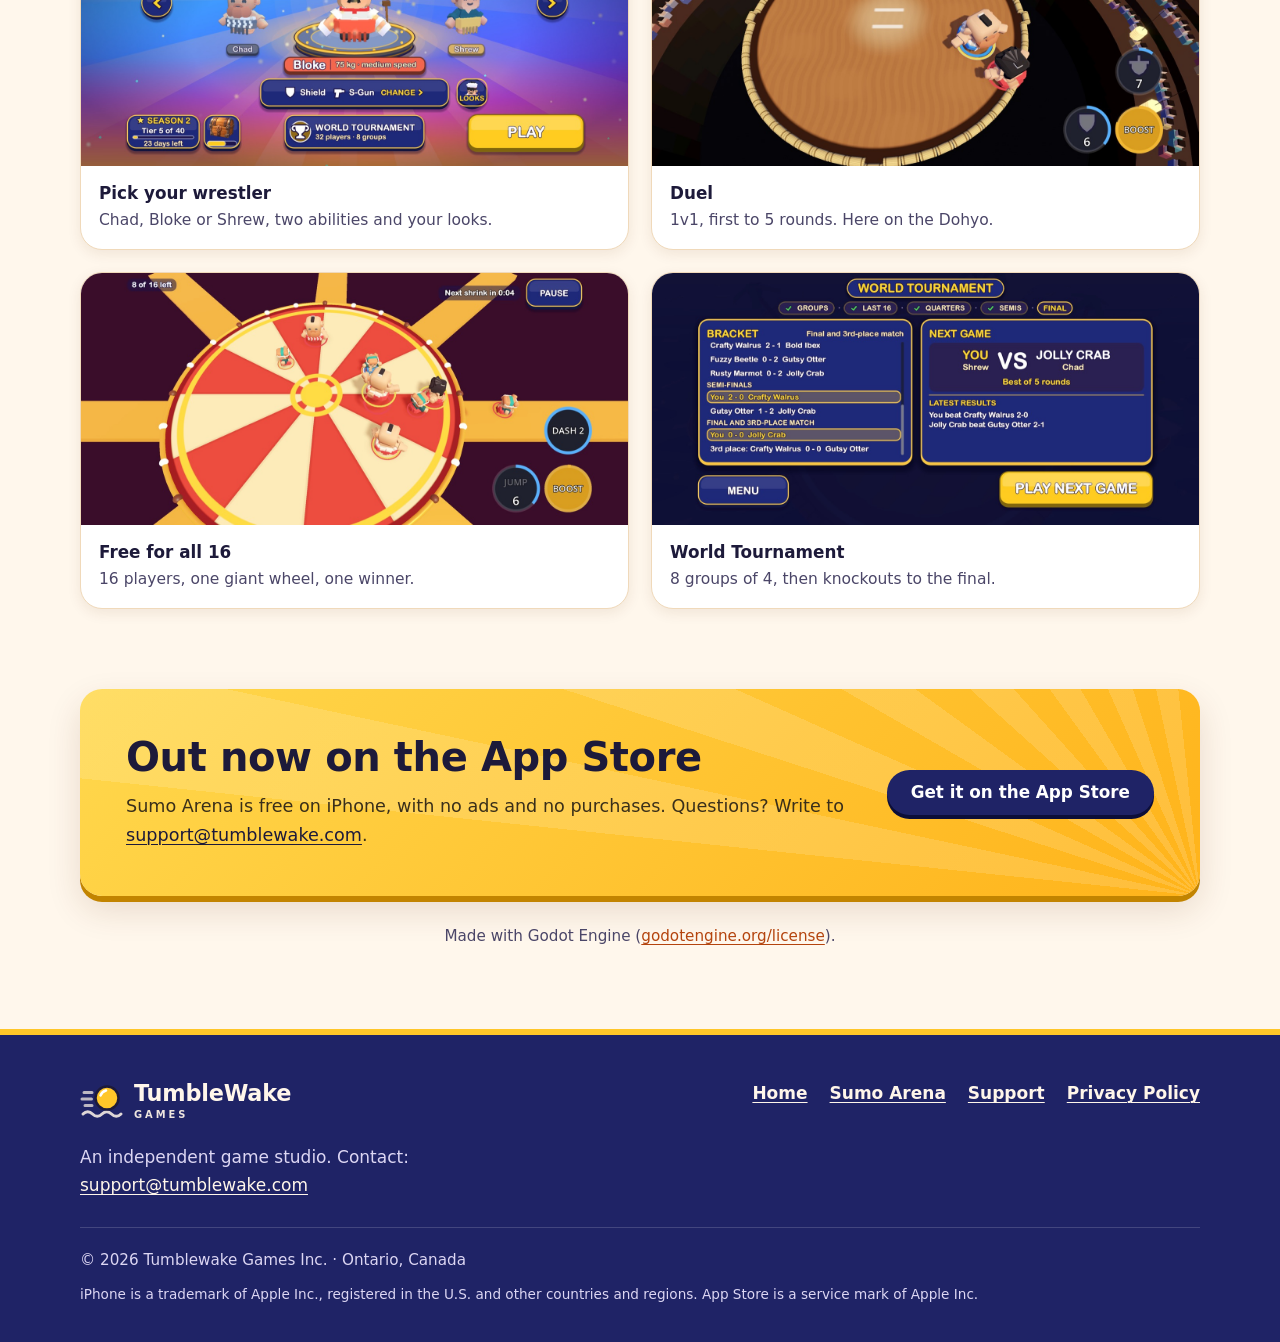
<file: sumo-arena.html>
<!doctype html>
<html lang="en">
<head>
  <meta charset="utf-8">
  <meta name="viewport" content="width=device-width, initial-scale=1">
  <title>Sumo Arena · Shove them off the ring · TumbleWake Games</title>
  <meta name="description" content="Sumo Arena is fast, fully offline arcade sumo for iPhone: shove your rivals off a shrinking floor, open chests and dress up your wrestler. Free, with no ads and no in-app purchases. Out now on the App Store.">
  <meta property="og:type" content="website">
  <meta property="og:site_name" content="TumbleWake Games">
  <meta property="og:title" content="Sumo Arena">
  <meta property="og:description" content="Fast arcade sumo for iPhone: shove your rivals off the floor. Last one standing wins. Out now on the App Store.">
  <meta property="og:url" content="https://tumblewake.com/sumo-arena.html">
  <meta property="og:image" content="https://tumblewake.com/images/og-sumo-arena.jpg">
  <meta property="og:image:width" content="1200">
  <meta property="og:image:height" content="630">
  <meta property="og:image:alt" content="A four-player Sumo Arena match on a round sandy arena surrounded by sea.">
  <meta name="twitter:card" content="summary_large_image">
  <meta name="color-scheme" content="light dark">
  <meta name="theme-color" content="#c2410c">
  <link rel="icon" type="image/png" sizes="32x32" href="favicon.png">
  <link rel="apple-touch-icon" href="apple-touch-icon.png">
  <link rel="stylesheet" href="style.css">
</head>
<body>
  <a class="skip" href="#main">Skip to content</a>

  <div class="band">
    <header class="site-header wrap">
      <a class="brand" href="index.html" aria-label="TumbleWake Games home">
        <svg class="mark" viewBox="0 0 44 44" aria-hidden="true" focusable="false"><path d="M3 35c3-3 6.5-3 9.5 0s6.5 3 9.5 0 6.5-3 9.5 0 6.5 3 9.5 0" fill="none" stroke="currentColor" stroke-width="3" stroke-linecap="round" opacity=".85"/><path d="M4 13.5h8M2 20h9.5M5 26.5h7" stroke="currentColor" stroke-width="3" stroke-linecap="round" opacity=".7"/><circle cx="27" cy="19" r="11.5" fill="#ffc629" stroke="#1d1a3a" stroke-width="2.5"/><path d="M20.6 16.4a7.5 7.5 0 0 1 5.4-4.9" fill="none" stroke="#fff" stroke-width="2.6" stroke-linecap="round"/></svg>
        <span class="brand-name">TumbleWake<small>Games</small></span>
      </a>
      <nav class="nav" aria-label="Main">
        <ul>
          <li><a href="index.html">Home</a></li>
          <li><a href="sumo-arena.html" aria-current="page">Sumo Arena</a></li>
          <li><a href="support.html">Support</a></li>
          <li><a href="privacy.html">Privacy</a></li>
          <li><a class="nav-cta" href="play.html">Play on iPhone</a></li>
        </ul>
      </nav>
    </header>

    <div class="game-hero wrap">
      <div class="icon-wrap">
        <img class="app-icon" src="images/sumo-arena-icon-480.jpg" width="480" height="480" alt="Sumo Arena app icon: a blocky sumo wrestler with a topknot and moustache shoving forward inside a gold rope ring, on violet.">
      </div>
      <div>
        <span class="status"><span>Out now <span class="wide-only">on the App Store </span>for iPhone</span></span>
        <h1>Sumo Arena</h1>
        <p class="lede">Fast arcade sumo: shove your rivals off the floor. Last one standing wins.</p>
        <div class="btn-row">
          <a class="btn btn-gold" href="https://apps.apple.com/app/sumo-arena-dohyo-showdown/id6822993329">Get it on the App Store</a>
          <a class="btn btn-ghost" href="#modes">Five ways to play</a>
        </div>
      </div>
    </div>
  </div>

  <main id="main">
    <div class="wrap lift">
      <figure class="shot">
        <img src="images/free-for-all-beach.jpg" width="1400" height="644" alt="A four-player Free for all match, Round 2 of 5, on a round sandy arena surrounded by sea and palm-tree islands. The scoreboard lists You (Bloke), Wild Puffin (Chad), Zippy Yak (Bloke) and Sly Tapir (Chad). You have your Shield up, and the S-Gun, Shield and Boost buttons sit bottom right.">
      </figure>
      <p class="caption">Free for all: 4 players, 5 rounds, one shrinking&nbsp;floor.</p>
    </div>

    <section class="section wrap" aria-labelledby="idea">
      <div class="section-head">
        <span class="kicker">How it plays</span>
        <h2 id="idea">Last one on the floor wins</h2>
        <p>Pick a wrestler and two of three abilities: their own, the Shield or the Jump. Then shove your rivals off a shrinking floor. Back hits launch further. Land hits to fill Boost, then tap it at gold: briefly heavier and&nbsp;faster.</p>
      </div>
      <div class="cards">
        <article class="panel">
          <h3>Chad</h3>
          <span class="tag">Heavyweight</span>
          <p>Hardest to shove, but easiest to hit.</p>
          <p><strong>Hook:</strong> Chad hooks a wrestler, crashes in, slides on.</p>
        </article>
        <article class="panel">
          <h3>Bloke</h3>
          <span class="tag">All-rounder</span>
          <p>Middle weight, middle speed, shoves from range.</p>
          <p><strong class="nowrap">S-Gun:</strong> Bloke blasts a wrestler away, hardest up close.</p>
        </article>
        <article class="panel">
          <h3>Shrew</h3>
          <span class="tag">Speedster</span>
          <p>The quickest, but loses <span class="nowrap">head-on shoves.</span></p>
          <p><strong>Dash:</strong> Shrew dashes twice, hitting hard even <span class="nowrap">head-on.</span></p>
        </article>
      </div>
      <div class="also">
        <p><strong>Shield:</strong> halves shoves and stops <span class="nowrap">S-Gun</span> bolts from the&nbsp;front.</p>
        <p><strong>Jump:</strong> hop over charging rivals; nothing can touch you in the&nbsp;air.</p>
      </div>
    </section>

    <section class="section wrap" id="modes" aria-labelledby="modes-title">
      <div class="section-head">
        <span class="kicker">Modes</span>
        <h2 id="modes-title">Five ways to play</h2>
      </div>
      <div class="modes">
        <article class="mode green">
          <div class="mode-head"><span class="mode-badge">1v1</span><h3>Duel</h3></div>
          <p>1v1, first to 5 rounds. Shove your rival off the floor!</p>
        </article>
        <article class="mode purple">
          <div class="mode-head"><span class="mode-badge" aria-hidden="true">4</span><h3>Free for all</h3></div>
          <p>4 players, 5 rounds. Outlast the rest. Most&nbsp;points wins!</p>
        </article>
        <article class="mode red">
          <div class="mode-head"><span class="mode-badge" aria-hidden="true">16</span><h3>Free for all 16</h3></div>
          <p>16 players, one round. One giant wheel, one winner!</p>
        </article>
        <article class="mode blue">
          <div class="mode-head"><span class="mode-badge">2v2</span><h3>Teams</h3></div>
          <p>You and a bot against two rivals. Don't&nbsp;shove your partner!</p>
        </article>
        <article class="mode gold">
          <div class="mode-head"><span class="mode-badge" aria-hidden="true"><svg viewBox="0 0 24 24" fill="none" stroke="currentColor" stroke-width="2.4" stroke-linecap="round" stroke-linejoin="round"><path d="M7 3.5h10v5a5 5 0 0 1-10 0z"/><path d="M7 5.5H4v1.5a3 3 0 0 0 3 3M17 5.5h3v1.5a3 3 0 0 1-3 3M12 13.5v4M8 20.5h8"/></svg></span><h3>World Tournament</h3></div>
          <p>32 players, 8 groups. Get through yours, then win every knockout!</p>
        </article>
      </div>
      <p class="note-box">Four arenas: Dohyo, Beach, Lava and Carnival. Every match is against bots, and they follow your wrestler’s rank, from Deshi up to <strong>Yokozuna</strong>, sumo’s grand champion. No&nbsp;waiting.</p>
    </section>

    <section class="section wrap" aria-labelledby="progress">
      <div class="split flip">
        <div>
          <span class="kicker">Progress</span>
          <h2 id="progress">Chests, looks and a free Season&nbsp;Pass</h2>
          <p>Win to earn chests: every 3 wins gives one, Wood to Diamond: gold every time, sometimes a look or diamonds. Each wrestler climbs its own rank, Deshi to Yokozuna, and a new rank pays a reward the first time.</p>
          <p>Spend gold and diamonds in the Shop on the Scutum shield or the day’s three looks, or in the Locker, where every outfit, belt and hat can be bought. Then dress up your&nbsp;wrestler.</p>
          <p>The Season Pass is free: 40 tiers of gold, diamonds, chests and three outfits to earn. New season every 28&nbsp;days.</p>
        </div>
        <figure class="shot">
          <img src="images/treasure-chest.jpg" width="1400" height="644" loading="lazy" decoding="async" alt="A gold treasure chest opening: plus 150 gold, plus 1 diamond and a new look, the Party Cone. A green button reads Open another, 1 left.">
        </figure>
      </div>
    </section>

    <section class="section tight wrap" aria-labelledby="promises">
      <h2 id="promises" class="kicker">The small print, in big letters</h2>
      <ul class="facts">
        <li><svg viewBox="0 0 24 24" fill="none" stroke="currentColor" stroke-width="2.6" stroke-linecap="round" stroke-linejoin="round" aria-hidden="true"><path d="M5 12.5l4.5 4.5L19 7.5"/></svg>Free</li>
        <li><svg viewBox="0 0 24 24" fill="none" stroke="currentColor" stroke-width="2.6" stroke-linecap="round" stroke-linejoin="round" aria-hidden="true"><path d="M5 12.5l4.5 4.5L19 7.5"/></svg>No ads</li>
        <li><svg viewBox="0 0 24 24" fill="none" stroke="currentColor" stroke-width="2.6" stroke-linecap="round" stroke-linejoin="round" aria-hidden="true"><path d="M5 12.5l4.5 4.5L19 7.5"/></svg><span>No <span class="nowrap">in-app</span> purchases</span></li>
        <li><svg viewBox="0 0 24 24" fill="none" stroke="currentColor" stroke-width="2.6" stroke-linecap="round" stroke-linejoin="round" aria-hidden="true"><path d="M5 12.5l4.5 4.5L19 7.5"/></svg>Fully offline</li>
        <li><svg viewBox="0 0 24 24" fill="none" stroke="currentColor" stroke-width="2.6" stroke-linecap="round" stroke-linejoin="round" aria-hidden="true"><path d="M5 12.5l4.5 4.5L19 7.5"/></svg>No account needed</li>
        <li><svg viewBox="0 0 24 24" fill="none" stroke="currentColor" stroke-width="2.6" stroke-linecap="round" stroke-linejoin="round" aria-hidden="true"><path d="M5 12.5l4.5 4.5L19 7.5"/></svg>No data collected</li>
      </ul>
    </section>

    <section class="section wrap" aria-labelledby="gallery">
      <div class="section-head">
        <h2 id="gallery">Screenshots</h2>
      </div>
      <div class="gallery">
        <figure>
          <img src="images/home-screen.jpg" width="1400" height="644" loading="lazy" decoding="async" alt="The Sumo Arena main screen: Bloke, 75 kg and medium speed, stands on a gold podium between Chad and Shrew, with Shield and S-Gun equipped and a Looks button beside them. Below are Season 2, tier 5 of 40, World Tournament picked and a big yellow Play button.">
          <figcaption><strong>Pick your wrestler</strong>Chad, Bloke or Shrew, two abilities and your looks.</figcaption>
        </figure>
        <figure>
          <img src="images/duel-dohyo.jpg" width="1400" height="644" loading="lazy" decoding="async" alt="A Duel on the Dohyo: two wrestlers meet at the edge of a round clay ring under the lights, with stands all around. Round 3, first to 5 wins, You (Chad) 1, Rowdy Newt (Bloke) 1.">
          <figcaption><strong>Duel</strong>1v1, first to 5 rounds. Here on the Dohyo.</figcaption>
        </figure>
        <figure>
          <img src="images/free-for-all-16.jpg" width="1400" height="644" loading="lazy" decoding="async" alt="A Free for all 16 match on a red and cream wheel with long spokes: 8 of 16 left, the next shrink in 4 seconds, and the Dash, Jump and Boost buttons on screen.">
          <figcaption><strong>Free for all 16</strong>16 players, one giant wheel, one winner.</figcaption>
        </figure>
        <figure>
          <img src="images/world-tournament.jpg" width="1400" height="644" loading="lazy" decoding="async" alt="The World Tournament at the final: the knockout bracket beside the next game, You (Shrew) against Jolly Crab (Chad), best of 5 rounds, and a Play next game button.">
          <figcaption><strong>World Tournament</strong>8 groups of 4, then knockouts to the final.</figcaption>
        </figure>
      </div>
    </section>

    <section class="section wrap" aria-labelledby="get-it">
      <div class="callout">
        <div>
          <h2 id="get-it">Out now on the App Store</h2>
          <p>Sumo Arena is free on iPhone, with no ads and no purchases. Questions? Write to <a class="email" href="mailto:support@tumblewake.com">support@tumblewake.com</a>.</p>
        </div>
        <a class="btn btn-navy" href="https://apps.apple.com/app/sumo-arena-dohyo-showdown/id6822993329">Get it on the App Store</a>
      </div>
      <p class="caption">Made with Godot Engine (<a href="https://godotengine.org/license">godotengine.org/license</a>).</p>
    </section>
  </main>

  <footer class="site-footer">
    <div class="wrap">
      <div class="footer-grid">
        <div>
          <a class="brand" href="index.html" aria-label="TumbleWake Games home">
            <svg class="mark" viewBox="0 0 44 44" aria-hidden="true" focusable="false"><path d="M3 35c3-3 6.5-3 9.5 0s6.5 3 9.5 0 6.5-3 9.5 0 6.5 3 9.5 0" fill="none" stroke="currentColor" stroke-width="3" stroke-linecap="round" opacity=".85"/><path d="M4 13.5h8M2 20h9.5M5 26.5h7" stroke="currentColor" stroke-width="3" stroke-linecap="round" opacity=".7"/><circle cx="27" cy="19" r="11.5" fill="#ffc629" stroke="#1d1a3a" stroke-width="2.5"/><path d="M20.6 16.4a7.5 7.5 0 0 1 5.4-4.9" fill="none" stroke="#fff" stroke-width="2.6" stroke-linecap="round"/></svg>
            <span class="brand-name">TumbleWake<small>Games</small></span>
          </a>
          <p>An independent game studio. Contact: <a class="email" href="mailto:support@tumblewake.com">support@tumblewake.com</a></p>
        </div>
        <nav class="footer-nav" aria-label="Footer">
          <ul>
            <li><a href="index.html">Home</a></li>
            <li><a href="sumo-arena.html">Sumo Arena</a></li>
            <li><a href="support.html">Support</a></li>
            <li><a href="privacy.html">Privacy Policy</a></li>
          </ul>
        </nav>
      </div>
      <p class="legal">© 2026 Tumblewake Games Inc. · Ontario, Canada</p>
      <p class="legal tm">iPhone is a trademark of Apple Inc., registered in the U.S. and other countries and regions. App Store is a service mark of Apple Inc.</p>
    </div>
  </footer>
</body>
</html>
</file>
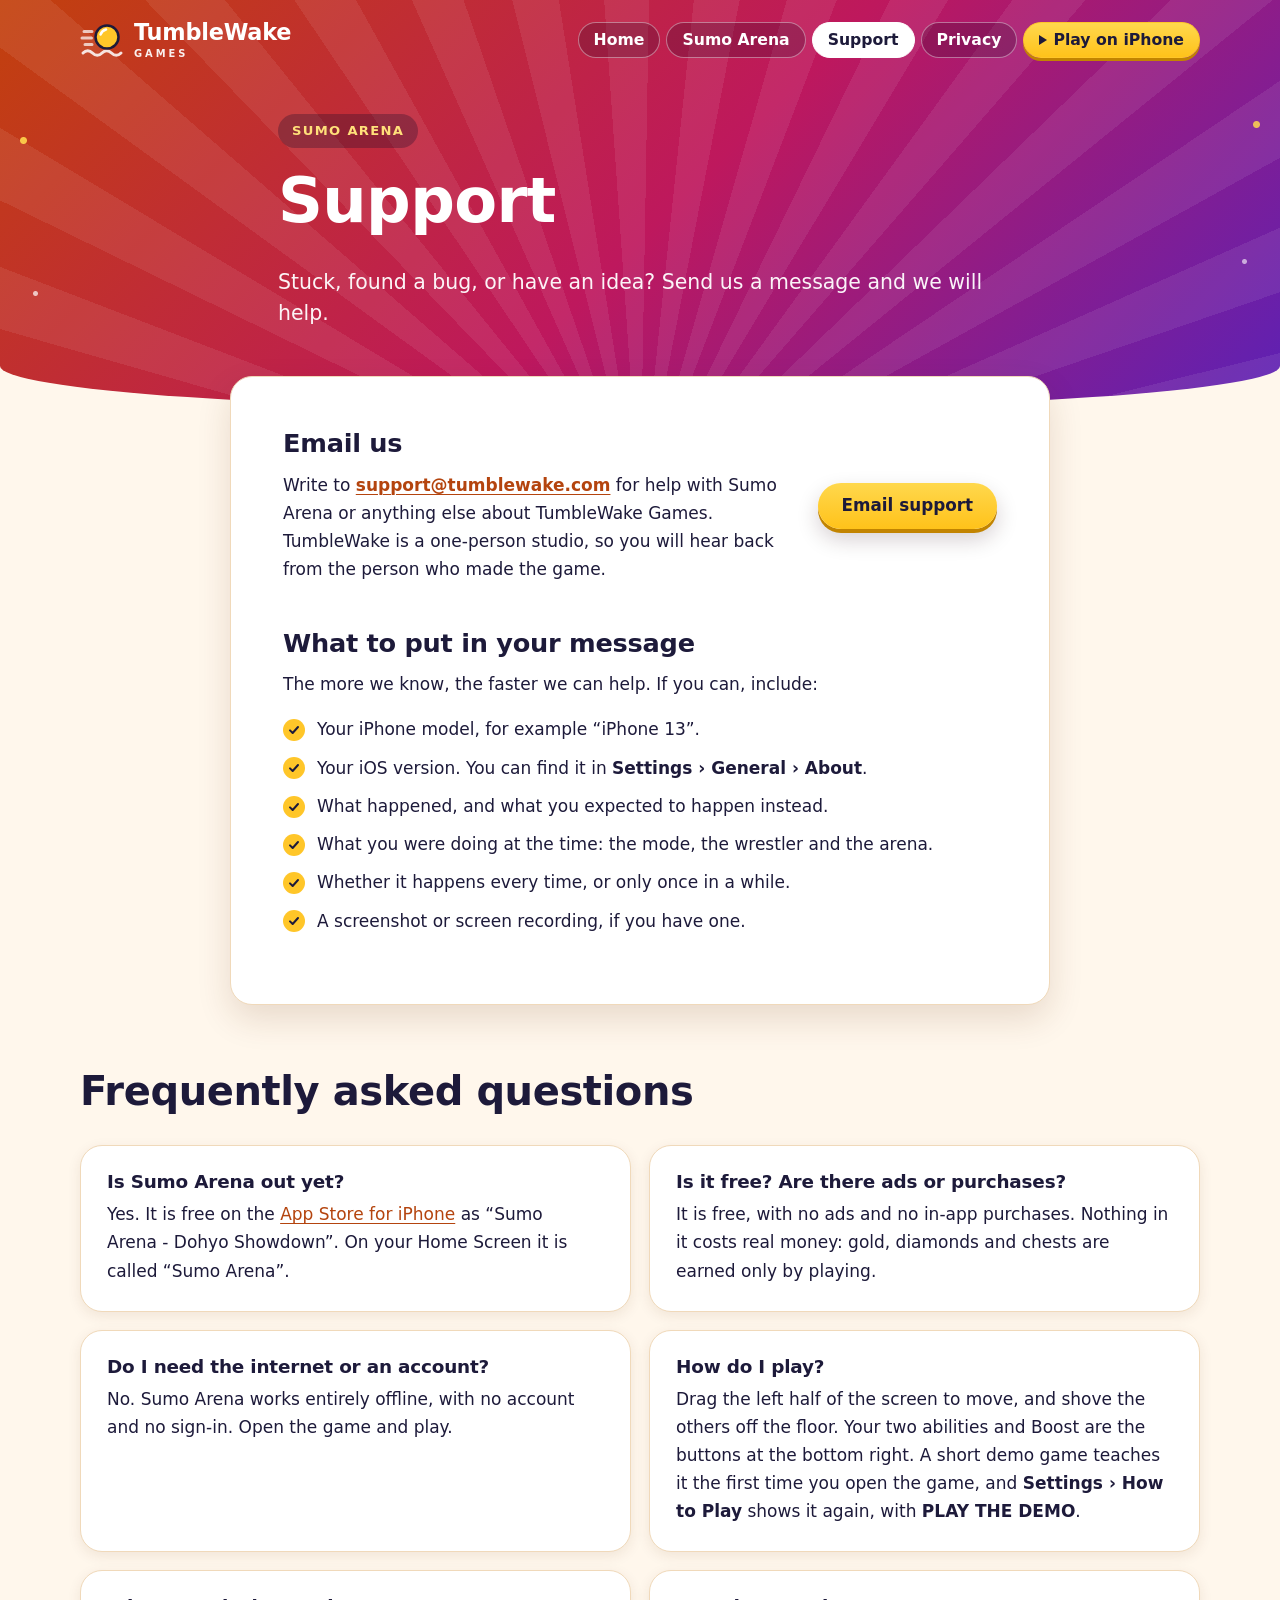
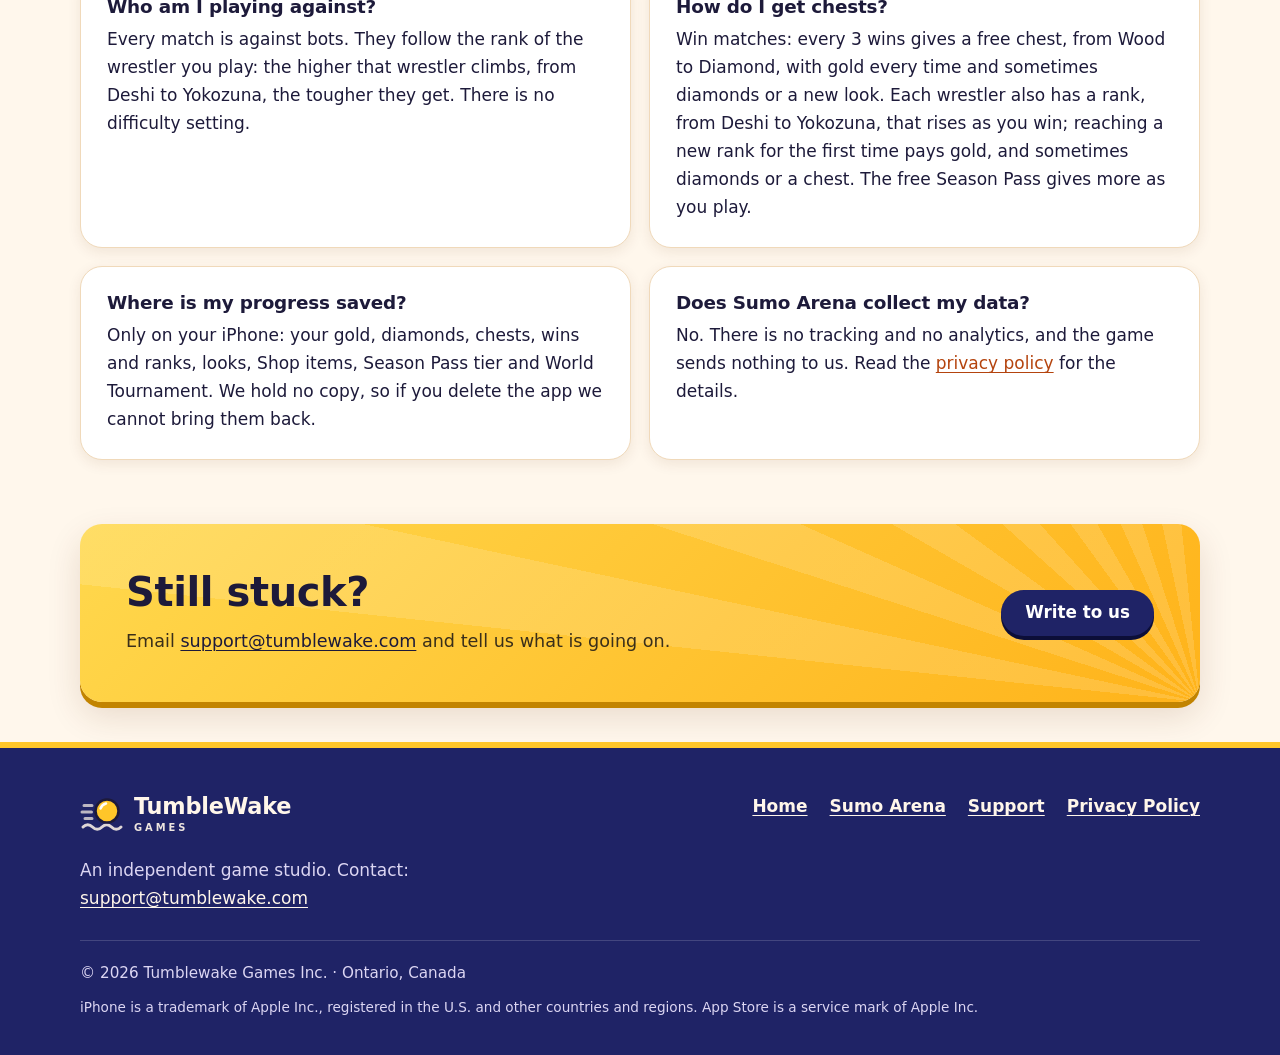
<file: support.html>
<!doctype html>
<html lang="en">
<head>
  <meta charset="utf-8">
  <meta name="viewport" content="width=device-width, initial-scale=1">
  <title>Support · Sumo Arena · TumbleWake Games</title>
  <meta name="description" content="Get help with Sumo Arena. Email support@tumblewake.com, see what to include in your message, and read answers to common questions.">
  <meta property="og:type" content="website">
  <meta property="og:site_name" content="TumbleWake Games">
  <meta property="og:title" content="Sumo Arena support">
  <meta property="og:description" content="Email support@tumblewake.com and read answers to common questions about Sumo Arena.">
  <meta property="og:url" content="https://tumblewake.com/support.html">
  <meta property="og:image" content="https://tumblewake.com/images/og-sumo-arena.jpg">
  <meta property="og:image:width" content="1200">
  <meta property="og:image:height" content="630">
  <meta property="og:image:alt" content="A four-player Sumo Arena match on a round sandy arena surrounded by sea.">
  <meta name="twitter:card" content="summary_large_image">
  <meta name="color-scheme" content="light dark">
  <meta name="theme-color" content="#c2410c">
  <link rel="icon" type="image/png" sizes="32x32" href="favicon.png">
  <link rel="apple-touch-icon" href="apple-touch-icon.png">
  <link rel="stylesheet" href="style.css">
</head>
<body>
  <a class="skip" href="#main">Skip to content</a>

  <div class="band">
    <header class="site-header wrap">
      <a class="brand" href="index.html" aria-label="TumbleWake Games home">
        <svg class="mark" viewBox="0 0 44 44" aria-hidden="true" focusable="false"><path d="M3 35c3-3 6.5-3 9.5 0s6.5 3 9.5 0 6.5-3 9.5 0 6.5 3 9.5 0" fill="none" stroke="currentColor" stroke-width="3" stroke-linecap="round" opacity=".85"/><path d="M4 13.5h8M2 20h9.5M5 26.5h7" stroke="currentColor" stroke-width="3" stroke-linecap="round" opacity=".7"/><circle cx="27" cy="19" r="11.5" fill="#ffc629" stroke="#1d1a3a" stroke-width="2.5"/><path d="M20.6 16.4a7.5 7.5 0 0 1 5.4-4.9" fill="none" stroke="#fff" stroke-width="2.6" stroke-linecap="round"/></svg>
        <span class="brand-name">TumbleWake<small>Games</small></span>
      </a>
      <nav class="nav" aria-label="Main">
        <ul>
          <li><a href="index.html">Home</a></li>
          <li><a href="sumo-arena.html">Sumo Arena</a></li>
          <li><a href="support.html" aria-current="page">Support</a></li>
          <li><a href="privacy.html">Privacy</a></li>
          <li><a class="nav-cta" href="play.html">Play on iPhone</a></li>
        </ul>
      </nav>
    </header>

    <div class="page-hero wrap">
      <span class="eyebrow">Sumo Arena</span>
      <h1>Support</h1>
      <p class="lede">Stuck, found a bug, or have an idea? Send us a message and we will help.</p>
    </div>
  </div>

  <main id="main" class="wrap">
    <article class="doc">
      <div class="contact-card">
        <div>
          <h2>Email us</h2>
          <p>Write to <a class="email" href="mailto:support@tumblewake.com"><strong>support@tumblewake.com</strong></a> for help with Sumo Arena or anything else about TumbleWake Games. TumbleWake is a <span class="nowrap">one-person</span> studio, so you will hear back from the person who made the game.</p>
        </div>
        <a class="btn btn-gold" href="mailto:support@tumblewake.com">Email support</a>
      </div>

      <h2>What to put in your message</h2>
      <p>The more we know, the faster we can help. If you can, include:</p>
      <ul class="checklist">
        <li>Your iPhone model, for example “iPhone 13”.</li>
        <li>Your iOS version. You can find it in <strong>Settings › General › About</strong>.</li>
        <li>What happened, and what you expected to happen instead.</li>
        <li>What you were doing at the time: the mode, the wrestler and the arena.</li>
        <li>Whether it happens every time, or only once in a while.</li>
        <li>A screenshot or screen recording, if you have one.</li>
      </ul>
    </article>

    <section class="section" aria-labelledby="faq">
      <div class="section-head">
        <h2 id="faq">Frequently asked questions</h2>
      </div>
      <div class="faq">
        <article class="card">
          <h3>Is Sumo Arena out yet?</h3>
          <p>Yes. It is free on the <a href="https://apps.apple.com/app/sumo-arena-dohyo-showdown/id6822993329">App Store for iPhone</a> as “Sumo Arena&nbsp;- Dohyo Showdown”. On your Home Screen it is called “Sumo Arena”.</p>
        </article>
        <article class="card">
          <h3>Is it free? Are there ads or purchases?</h3>
          <p>It is free, with no ads and no <span class="nowrap">in-app</span> purchases. Nothing in it costs real money: gold, diamonds and chests are earned only by playing.</p>
        </article>
        <article class="card">
          <h3>Do I need the internet or an account?</h3>
          <p>No. Sumo Arena works entirely offline, with no account and no <span class="nowrap">sign-in.</span> Open the game and play.</p>
        </article>
        <article class="card">
          <h3>How do I play?</h3>
          <p>Drag the left half of the screen to move, and shove the others off the floor. Your two abilities and Boost are the buttons at the bottom right. A short demo game teaches it the first time you open the game, and <strong>Settings › How to Play</strong> shows it again, with <strong>PLAY THE DEMO</strong>.</p>
        </article>
        <article class="card">
          <h3>Who am I playing against?</h3>
          <p>Every match is against bots. They follow the rank of the wrestler you play: the higher that wrestler climbs, from Deshi to Yokozuna, the tougher they get. There is no difficulty setting.</p>
        </article>
        <article class="card">
          <h3>How do I get chests?</h3>
          <p>Win matches: every 3 wins gives a free chest, from Wood to Diamond, with gold every time and sometimes diamonds or a new look. Each wrestler also has a rank, from Deshi to Yokozuna, that rises as you win; reaching a new rank for the first time pays gold, and sometimes diamonds or a chest. The free Season Pass gives more as you play.</p>
        </article>
        <article class="card">
          <h3>Where is my progress saved?</h3>
          <p>Only on your iPhone: your gold, diamonds, chests, wins and ranks, looks, Shop items, Season Pass tier and World Tournament. We hold no copy, so if you delete the app we cannot bring them back.</p>
        </article>
        <article class="card">
          <h3>Does Sumo Arena collect my data?</h3>
          <p>No. There is no tracking and no analytics, and the game sends nothing to us. Read the <a href="privacy.html">privacy policy</a> for the details.</p>
        </article>
      </div>
    </section>

    <div class="callout">
      <div>
        <h2>Still stuck?</h2>
        <p>Email <a class="email" href="mailto:support@tumblewake.com">support@tumblewake.com</a> and tell us what is going on.</p>
      </div>
      <a class="btn btn-navy" href="mailto:support@tumblewake.com">Write to us</a>
    </div>
  </main>

  <footer class="site-footer">
    <div class="wrap">
      <div class="footer-grid">
        <div>
          <a class="brand" href="index.html" aria-label="TumbleWake Games home">
            <svg class="mark" viewBox="0 0 44 44" aria-hidden="true" focusable="false"><path d="M3 35c3-3 6.5-3 9.5 0s6.5 3 9.5 0 6.5-3 9.5 0 6.5 3 9.5 0" fill="none" stroke="currentColor" stroke-width="3" stroke-linecap="round" opacity=".85"/><path d="M4 13.5h8M2 20h9.5M5 26.5h7" stroke="currentColor" stroke-width="3" stroke-linecap="round" opacity=".7"/><circle cx="27" cy="19" r="11.5" fill="#ffc629" stroke="#1d1a3a" stroke-width="2.5"/><path d="M20.6 16.4a7.5 7.5 0 0 1 5.4-4.9" fill="none" stroke="#fff" stroke-width="2.6" stroke-linecap="round"/></svg>
            <span class="brand-name">TumbleWake<small>Games</small></span>
          </a>
          <p>An independent game studio. Contact: <a class="email" href="mailto:support@tumblewake.com">support@tumblewake.com</a></p>
        </div>
        <nav class="footer-nav" aria-label="Footer">
          <ul>
            <li><a href="index.html">Home</a></li>
            <li><a href="sumo-arena.html">Sumo Arena</a></li>
            <li><a href="support.html">Support</a></li>
            <li><a href="privacy.html">Privacy Policy</a></li>
          </ul>
        </nav>
      </div>
      <p class="legal">© 2026 Tumblewake Games Inc. · Ontario, Canada</p>
      <p class="legal tm">iPhone is a trademark of Apple Inc., registered in the U.S. and other countries and regions. App Store is a service mark of Apple Inc.</p>
    </div>
  </footer>
</body>
</html>
</file>
<file: style.css>
/* TumbleWake Games - site styles.
   One file, system fonts only, no external requests. */

/* ---------- Colour and type tokens ---------- */

:root {
  color-scheme: light dark;

  --bg: #fff7ec;
  --surface: #ffffff;
  --surface-alt: #ffefd9;
  --ink: #1d1a3a;
  --ink-soft: #4b4668;
  --line: #f0d9ba;
  --link: #b4440e;
  --link-hover: #7f2c04;
  --gold: #ffc629;
  --gold-edge: #c28400;
  --gold-text: #8a5a00;
  --focus: #1d1a3a;
  --panel: #1f2366;
  --panel-soft: #2b3080;
  --on-dark: #fff6ea;
  --on-dark-soft: #dcd6f3;
  --on-dark-gold: #ffd24d;
  --footer: #1f2366;
  --band-1: #c2410c;
  --band-2: #be185d;
  --band-3: #5b21b6;

  --shadow: 0 14px 34px rgba(92, 45, 10, 0.14);
  --shadow-sm: 0 4px 14px rgba(92, 45, 10, 0.09);
  --radius: 22px;
  --radius-sm: 14px;

  --font-display: ui-rounded, "SF Pro Rounded", "Arial Rounded MT Bold", system-ui, -apple-system,
    "Segoe UI", Roboto, "Helvetica Neue", Arial, sans-serif;
  --font-body: system-ui, -apple-system, "Segoe UI", Roboto, "Helvetica Neue", Arial, sans-serif;

  --wrap: 1120px;
  --gutter: 16px;
}

@media (prefers-color-scheme: dark) {
  :root {
    --bg: #13113a;
    --surface: #1d1b4d;
    --surface-alt: #29266a;
    --ink: #fff4e6;
    --ink-soft: #d3cdea;
    --line: #36337c;
    --link: #ffc94d;
    --link-hover: #ffe39a;
    --gold-text: #ffd24d;
    --focus: #ffd24d;
    --panel: #232873;
    --panel-soft: #2e3490;
    --footer: #0c0b27;
    --band-1: #a8360a;
    --band-2: #a3154f;
    --band-3: #461a8f;
    --shadow: 0 14px 34px rgba(0, 0, 0, 0.4);
    --shadow-sm: 0 4px 14px rgba(0, 0, 0, 0.3);
  }
}

@media (min-width: 720px) {
  :root { --gutter: 28px; }
}

/* ---------- Base ---------- */

*, *::before, *::after { box-sizing: border-box; }

html {
  -webkit-text-size-adjust: 100%;
  text-size-adjust: 100%;
  scroll-behavior: smooth;
}

body {
  margin: 0;
  background: var(--bg);
  color: var(--ink);
  font: 400 1.0625rem/1.65 var(--font-body);
  overflow-x: hidden;
  min-height: 100vh;
  display: flex;
  flex-direction: column;
}

img { max-width: 100%; height: auto; display: block; }

a {
  color: var(--link);
  text-decoration-thickness: 0.08em;
  text-underline-offset: 0.18em;
}
a:hover { color: var(--link-hover); }

:focus-visible {
  outline: 3px solid var(--focus);
  outline-offset: 3px;
  border-radius: 6px;
}
/* The ring must stand out from whatever it sits on: white on the warm band
   and the navy footer, navy on the gold callouts. */
.band :focus-visible,
.site-footer :focus-visible,
.skip:focus-visible { outline-color: #fff; }
.callout :focus-visible { outline-color: #1d1a3a; }

h1, h2, h3 {
  font-family: var(--font-display);
  font-weight: 800;
  line-height: 1.12;
  letter-spacing: -0.01em;
  margin: 0 0 0.5em;
  text-wrap: balance;
}
h1 { font-size: clamp(2.3rem, 6.2vw, 3.9rem); }
h2 { font-size: clamp(1.7rem, 3.8vw, 2.5rem); }
h3 { font-size: 1.25rem; font-weight: 700; }

p { margin: 0 0 1em; }
p:last-child { margin-bottom: 0; }

ul, ol { margin: 0 0 1em; padding-left: 1.3em; }
li + li { margin-top: 0.35em; }

.email { overflow-wrap: anywhere; }

.wrap {
  width: 100%;
  max-width: calc(var(--wrap) + 2 * var(--gutter));
  margin-inline: auto;
  padding-inline: var(--gutter);
}

.skip {
  position: absolute;
  left: 12px;
  top: -80px;
  z-index: 20;
  padding: 10px 18px;
  border-radius: 999px;
  background: var(--gold);
  color: #1d1a3a;
  font-weight: 700;
  text-decoration: none;
}
.skip:focus { top: 12px; color: #1d1a3a; }

/* ---------- The warm band at the top of every page ---------- */

.band {
  position: relative;
  overflow: hidden;
  color: #fff;
  background:
    repeating-conic-gradient(from -4deg at 50% 125%,
      rgba(255, 255, 255, 0.075) 0deg 5deg,
      rgba(255, 255, 255, 0) 5deg 10deg),
    linear-gradient(135deg, var(--band-1) 0%, var(--band-2) 52%, var(--band-3) 100%);
  border-bottom-left-radius: 50% 44px;
  border-bottom-right-radius: 50% 44px;
  padding-bottom: 64px;
}

.band a:not(.btn) { color: #fff; }

/* Confetti flecks, like the game's menu. Decorative only, kept to the
   edges and the empty strip above the curve so they never sit on text. */
.band::before {
  content: "";
  position: absolute;
  inset: 0;
  pointer-events: none;
  background:
    radial-gradient(circle, rgba(255, 214, 77, 0.9) 0 3px, transparent 4px) 1.5% 34% / 9px 9px no-repeat,
    radial-gradient(circle, rgba(255, 255, 255, 0.7) 0 2px, transparent 3px) 2.5% 72% / 7px 7px no-repeat,
    radial-gradient(circle, rgba(255, 255, 255, 0.75) 0 2px, transparent 3px) 28% 96% / 7px 7px no-repeat,
    radial-gradient(circle, rgba(255, 214, 77, 0.85) 0 3px, transparent 4px) 62% 97% / 9px 9px no-repeat,
    radial-gradient(circle, rgba(255, 214, 77, 0.85) 0 3px, transparent 4px) 98.5% 30% / 9px 9px no-repeat,
    radial-gradient(circle, rgba(255, 255, 255, 0.6) 0 2px, transparent 3px) 97.5% 64% / 7px 7px no-repeat;
}

.band > * { position: relative; }

/* ---------- Header and navigation ---------- */

.site-header {
  display: flex;
  flex-wrap: wrap;
  align-items: center;
  justify-content: space-between;
  gap: 14px 24px;
  padding-block: 18px 8px;
}

.brand {
  display: inline-flex;
  align-items: center;
  gap: 10px;
  color: #fff;
  text-decoration: none;
}
.band a.brand:hover { color: #fff; }

.brand .mark { width: 44px; height: 44px; flex: none; }

.brand-name {
  font-family: var(--font-display);
  font-weight: 800;
  font-size: 1.4rem;
  line-height: 1;
  letter-spacing: -0.01em;
}
.brand-name small {
  display: block;
  margin-top: 5px;
  font-size: 0.62rem;
  font-weight: 700;
  letter-spacing: 0.3em;
  text-transform: uppercase;
  opacity: 0.92;
}

.nav ul {
  display: flex;
  flex-wrap: wrap;
  gap: 6px;
  margin: 0;
  padding: 0;
  list-style: none;
}
.nav li + li { margin-top: 0; }

.band .nav a {
  display: block;
  padding: 8px 15px;
  border: 1px solid rgba(255, 255, 255, 0.4);
  border-radius: 999px;
  background: rgba(24, 10, 40, 0.22);
  color: #fff;
  font-weight: 650;
  font-size: 0.98rem;
  line-height: 1.2;
  text-decoration: none;
}
.band .nav a:hover { background: rgba(24, 10, 40, 0.38); }
.band .nav a[aria-current="page"] {
  border-color: var(--gold);
  background: var(--gold);
  color: #1d1a3a;
}

/* The App Store button at the top right of every page (5 Nov 2026). It wears
   the gold button look; the current page's pill turns white so the two never
   look alike. */
.band .nav a[aria-current="page"] {
  border-color: #fff;
  background: #fff;
  color: #1d1a3a;
}
.band .nav a.nav-cta {
  display: inline-flex;
  align-items: center;
  gap: 6px;
  border-color: var(--gold);
  background: linear-gradient(#ffd84d, #ffc21a);
  color: #1d1a3a;
  font-family: var(--font-display);
  font-weight: 800;
  box-shadow: 0 3px 0 var(--gold-edge);
}
.band .nav a.nav-cta::before {
  content: "";
  width: 0;
  height: 0;
  border-style: solid;
  border-width: 5px 0 5px 8px;
  border-color: transparent transparent transparent currentColor;
}
.band .nav a.nav-cta:hover { background: linear-gradient(#ffe066, #ffc929); transform: translateY(-1px); }

@media (max-width: 440px) {
  .band .nav a { padding: 7px 11px; font-size: 0.92rem; }
}
/* On a 375px phone the four pills need a few px less to share one row. */
@media (max-width: 400px) {
  .nav ul { gap: 4px; }
  .band .nav a { padding: 6px 9px; font-size: 0.9rem; }
}

/* ---------- Hero areas ---------- */

.hero {
  display: grid;
  gap: 40px;
  align-items: center;
  padding-block: 32px 8px;
}
@media (min-width: 900px) {
  .hero { grid-template-columns: 1.05fr 1fr; gap: 56px; padding-block: 56px 24px; }
}

.page-hero { max-width: 780px; padding-block: 28px 8px; }
@media (min-width: 900px) { .page-hero { padding-block: 44px 16px; } }

.eyebrow {
  display: inline-block;
  margin-bottom: 18px;
  padding: 6px 14px;
  border-radius: 999px;
  background: rgba(24, 10, 40, 0.3);
  color: #ffe07a;
  font-family: var(--font-display);
  font-size: 0.82rem;
  font-weight: 800;
  letter-spacing: 0.1em;
  text-transform: uppercase;
}

.hl { color: #ffe07a; }

.lede {
  font-size: clamp(1.1rem, 2.2vw, 1.28rem);
  line-height: 1.55;
  color: rgba(255, 255, 255, 0.95);
  max-width: 36em;
}

.band .note { color: rgba(255, 255, 255, 0.9); font-size: 0.98rem; }

/* ---------- Buttons ---------- */

.btn-row { display: flex; flex-wrap: wrap; gap: 12px 14px; margin-top: 26px; }

.btn {
  display: inline-flex;
  align-items: center;
  justify-content: center;
  gap: 8px;
  padding: 13px 24px;
  border-radius: 999px;
  font-family: var(--font-display);
  font-size: 1.05rem;
  font-weight: 800;
  line-height: 1.15;
  text-decoration: none;
  transition: transform 0.12s ease, box-shadow 0.12s ease, background-color 0.12s ease;
}

.btn-gold {
  background: linear-gradient(#ffd84d, #ffc21a);
  color: #1d1a3a;
  box-shadow: 0 4px 0 var(--gold-edge), 0 10px 22px rgba(40, 10, 20, 0.2);
}
.btn-gold:hover { color: #1d1a3a; transform: translateY(-1px); }
.btn-gold:active { transform: translateY(3px); box-shadow: 0 1px 0 var(--gold-edge); }

.btn-ghost {
  border: 2px solid rgba(255, 255, 255, 0.75);
  color: #fff;
}
.btn-ghost:hover { background: rgba(255, 255, 255, 0.15); color: #fff; }

.btn-navy {
  background: #1f2366;
  color: #fff;
  box-shadow: 0 4px 0 #0c0e38;
}
.btn-navy:hover { background: #2b3080; color: #fff; transform: translateY(-1px); }
.btn-navy:active { transform: translateY(3px); box-shadow: 0 1px 0 #0c0e38; }

/* ---------- Device frame and app icon ---------- */

.device {
  position: relative;
  padding: 10px;
  border-radius: 28px;
  background: #15133d;
  box-shadow: 0 26px 50px rgba(30, 8, 40, 0.42), inset 0 0 0 2px rgba(255, 255, 255, 0.1);
  transform: rotate(-2deg);
}
.device > img { border-radius: 19px; }

.device .badge-icon {
  position: absolute;
  right: -6px;
  bottom: -30px;
  width: clamp(76px, 20%, 118px);
  border: 4px solid #fff;
  border-radius: 24%;
  box-shadow: 0 12px 26px rgba(30, 8, 40, 0.4);
  transform: rotate(8deg);
}

.app-icon {
  width: 100%;
  border-radius: 22.5%;
  box-shadow: 0 0 0 5px rgba(255, 214, 77, 0.9), 0 0 0 14px rgba(255, 214, 77, 0.22),
    0 24px 50px rgba(30, 8, 40, 0.45);
}

.game-hero {
  display: grid;
  gap: 32px;
  align-items: center;
  padding-block: 32px 8px;
}
.game-hero .icon-wrap { width: min(220px, 58vw); }
@media (min-width: 820px) {
  .game-hero { grid-template-columns: auto 1fr; gap: 56px; padding-block: 52px 20px; }
  .game-hero .icon-wrap { width: 240px; }
}

.status {
  display: inline-flex;
  align-items: center;
  gap: 8px;
  margin-bottom: 16px;
  padding: 7px 14px;
  border-radius: 999px;
  background: rgba(24, 10, 40, 0.3);
  color: #fff;
  font-weight: 700;
  font-size: 0.95rem;
}
.status::before {
  content: "";
  width: 10px;
  height: 10px;
  border-radius: 50%;
  background: var(--gold);
  box-shadow: 0 0 0 3px rgba(255, 214, 77, 0.35);
}

/* ---------- Sections ---------- */

.section { padding-block: 64px; }
.section.tight { padding-block: 36px; }
.section + .section { padding-top: 16px; }

.section-head { max-width: 700px; margin-bottom: 32px; }
.section-head p { color: var(--ink-soft); font-size: 1.12rem; }

.kicker {
  display: block;
  margin-bottom: 10px;
  color: var(--gold-text);
  font-family: var(--font-display);
  font-size: 0.84rem;
  font-weight: 800;
  letter-spacing: 0.12em;
  text-transform: uppercase;
}

.muted { color: var(--ink-soft); }

.split {
  display: grid;
  gap: 32px;
  align-items: center;
}
@media (min-width: 860px) {
  .split { grid-template-columns: 1fr 1fr; gap: 56px; }
  .split.flip > :first-child { order: 2; }
}

.shot {
  margin: 0;
  overflow: hidden;
  border: 4px solid var(--surface);
  border-radius: 20px;
  background: var(--surface);
  box-shadow: var(--shadow);
}

.lift { margin-top: -40px; position: relative; }
/* Capped so the 1400px picture stays sharp on a Retina desktop. */
.lift .shot { max-width: 920px; margin-inline: auto; border-width: 6px; }

.caption {
  margin-top: 12px;
  color: var(--ink-soft);
  font-size: 0.95rem;
  text-align: center;
}

/* ---------- Cards ---------- */

.cards {
  display: grid;
  gap: 20px;
  grid-template-columns: repeat(auto-fit, minmax(min(100%, 210px), 1fr));
}

.card {
  padding: 26px;
  border: 1px solid var(--line);
  border-radius: var(--radius);
  background: var(--surface);
  box-shadow: var(--shadow-sm);
}
.card h3 { margin-bottom: 0.4em; }

.card-icon {
  display: grid;
  place-items: center;
  width: 52px;
  height: 52px;
  margin-bottom: 16px;
  border-radius: 16px;
  background: var(--gold);
  color: #1d1a3a;
  box-shadow: 0 3px 0 var(--gold-edge);
}
.card-icon svg { width: 28px; height: 28px; }

/* Game-style panels: navy with a gold rim, like the menus in Sumo Arena. */
.panel {
  padding: 24px;
  border: 3px solid var(--gold);
  border-radius: var(--radius);
  background: var(--panel);
  color: var(--on-dark);
  box-shadow: 0 6px 0 rgba(20, 16, 60, 0.25);
}
.panel h3 {
  color: var(--on-dark-gold);
  font-size: 1.5rem;
  letter-spacing: 0.02em;
  text-transform: uppercase;
}
.panel .tag {
  display: inline-block;
  margin-bottom: 12px;
  padding: 4px 12px;
  border-radius: 999px;
  background: var(--panel-soft);
  color: var(--on-dark-soft);
  font-size: 0.88rem;
  font-weight: 700;
}
.panel p { color: var(--on-dark-soft); }
.panel strong { color: var(--on-dark); }

/* ---------- Modes ---------- */

/* Five cards: one column on a phone, two by two plus a full-width last
   card on a tablet, three over two on a desktop, so no row has a hole. */
.modes {
  display: grid;
  gap: 18px;
}
@media (min-width: 640px) {
  .modes { grid-template-columns: 1fr 1fr; }
  .mode:last-child { grid-column: 1 / -1; }
}
@media (min-width: 960px) {
  .modes { grid-template-columns: repeat(6, 1fr); }
  .mode { grid-column: span 2; }
  .mode:nth-child(n+4) { grid-column: span 3; }
}

.mode {
  overflow: hidden;
  border: 1px solid var(--line);
  border-radius: var(--radius);
  background: var(--surface);
  box-shadow: var(--shadow-sm);
}

.mode-head {
  display: flex;
  align-items: center;
  gap: 12px;
  padding: 14px 18px;
  color: #fff;
}
.mode-head h3 {
  margin: 0;
  font-size: 1.15rem;
  letter-spacing: 0.02em;
  text-transform: uppercase;
}


.mode-badge {
  display: grid;
  place-items: center;
  flex: none;
  width: 46px;
  height: 46px;
  border: 3px solid rgba(255, 255, 255, 0.9);
  border-radius: 50%;
  background: rgba(0, 0, 0, 0.22);
  font-family: var(--font-display);
  font-size: 0.95rem;
  font-weight: 800;
}
.mode-badge svg { width: 22px; height: 22px; }

.mode > p { margin: 0; padding: 16px 18px 20px; }

.mode.purple .mode-head { background: #6d28d9; }
.mode.red .mode-head { background: #c01d3c; }
.mode.green .mode-head { background: #2f7a1f; }
.mode.blue .mode-head { background: #1f5fcf; }
.mode.gold .mode-head { background: #ffc629; color: #1d1a3a; }
.mode.gold .mode-badge { border-color: #1d1a3a; background: rgba(255, 255, 255, 0.35); }

/* The Shield and the Jump: two plain lines under the wrestler cards. */
.also {
  display: grid;
  gap: 6px 32px;
  margin-top: 24px;
  font-size: 1.05rem;
}
.also p { margin: 0; }
@media (min-width: 760px) {
  .also { grid-template-columns: 1fr 1fr; }
}

/* A one-line note under the mode cards (the arenas and bots). */
.note-box {
  margin-top: 28px;
  padding: 18px 22px;
  border-left: 6px solid var(--gold);
  border-radius: var(--radius-sm);
  background: var(--surface-alt);
  font-size: 1.08rem;
}

/* ---------- Chips and fact tiles ---------- */

.chips {
  display: flex;
  flex-wrap: wrap;
  gap: 8px;
  margin: 18px 0 22px;
  padding: 0;
  list-style: none;
}
.chips li {
  margin: 0;
  padding: 6px 15px;
  border: 1px solid var(--line);
  border-radius: 999px;
  background: var(--surface-alt);
  font-weight: 700;
}

.facts {
  display: grid;
  gap: 14px;
  /* 300px: six tiles sit three by two on a desktop and two by three on a
     tablet, never a short last row. Phones get two columns (below). */
  grid-template-columns: repeat(auto-fit, minmax(min(100%, 300px), 1fr));
  margin: 0;
  padding: 0;
  list-style: none;
}
.facts li {
  display: flex;
  align-items: center;
  gap: 12px;
  margin: 0;
  padding: 18px 20px;
  border: 2px solid var(--gold);
  border-radius: var(--radius-sm);
  background: var(--panel);
  color: var(--on-dark);
  font-family: var(--font-display);
  font-size: 1.12rem;
  font-weight: 800;
}
.facts svg { flex: none; width: 28px; height: 28px; color: var(--gold); }
@media (max-width: 559px) {
  .facts { grid-template-columns: repeat(2, minmax(0, 1fr)); gap: 10px; }
  .facts li { gap: 8px; padding: 12px; font-size: 0.98rem; line-height: 1.25; }
  .facts svg { width: 22px; height: 22px; }
}

/* ---------- Gallery ---------- */

.gallery {
  display: grid;
  gap: 22px;
  grid-template-columns: repeat(auto-fill, minmax(min(100%, 420px), 1fr));
}
.gallery figure {
  margin: 0;
  overflow: hidden;
  border: 1px solid var(--line);
  border-radius: var(--radius);
  background: var(--surface);
  box-shadow: var(--shadow-sm);
}
.gallery figcaption { padding: 14px 18px 16px; color: var(--ink-soft); font-size: 0.97rem; }
.gallery figcaption strong {
  display: block;
  color: var(--ink);
  font-family: var(--font-display);
  font-size: 1.05rem;
}

/* ---------- Studio facts list ---------- */

.facts-list {
  display: grid;
  gap: 0;
  margin: 0;
  border: 1px solid var(--line);
  border-radius: var(--radius);
  background: var(--surface);
  box-shadow: var(--shadow-sm);
  overflow: hidden;
}
.facts-list div {
  display: grid;
  gap: 2px 16px;
  padding: 14px 22px;
}
.facts-list div + div { border-top: 1px solid var(--line); }
@media (min-width: 520px) {
  .facts-list div { grid-template-columns: 9.5em 1fr; }
}
.facts-list dt { color: var(--ink-soft); font-weight: 600; }
.facts-list dd { margin: 0; font-weight: 700; }

/* ---------- Gold callout ---------- */

.callout {
  display: grid;
  gap: 18px 32px;
  align-items: center;
  padding: clamp(26px, 5vw, 46px);
  border-radius: var(--radius);
  background:
    repeating-conic-gradient(from 0deg at 100% 100%,
      rgba(255, 255, 255, 0.14) 0deg 6deg, rgba(255, 255, 255, 0) 6deg 12deg),
    linear-gradient(135deg, #ffd84d, #ffb31a);
  color: #1d1a3a;
  box-shadow: 0 6px 0 var(--gold-edge), var(--shadow);
}
.callout h2 { margin-bottom: 0.3em; }
.callout p { color: #3a2f1a; font-size: 1.1rem; }
.callout a:not(.btn) { color: #1d1a3a; }
.callout + .caption { margin-top: 28px; }
@media (min-width: 820px) {
  .callout { grid-template-columns: 1fr auto; }
}

/* ---------- Long-form documents (privacy, support) ---------- */

.doc {
  position: relative;
  max-width: 820px;
  margin: -34px auto 0;
  padding: clamp(24px, 5vw, 52px);
  border: 1px solid var(--line);
  border-radius: var(--radius);
  background: var(--surface);
  box-shadow: var(--shadow);
}
.doc h2 { margin-top: 1.8em; font-size: clamp(1.35rem, 2.6vw, 1.6rem); }
.doc h2:first-child { margin-top: 0; }
.doc .updated { color: var(--ink-soft); font-weight: 600; }

.summary {
  margin: 0 0 28px;
  padding: 18px 22px;
  border-left: 6px solid var(--gold);
  border-radius: var(--radius-sm);
  background: var(--surface-alt);
  font-size: 1.08rem;
}

.contact-card {
  display: grid;
  gap: 20px 32px;
  align-items: center;
}
@media (min-width: 760px) {
  .contact-card { grid-template-columns: 1fr auto; }
}

.faq {
  display: grid;
  gap: 18px;
  grid-template-columns: repeat(auto-fit, minmax(min(100%, 420px), 1fr));
}
.faq .card h3 { font-size: 1.15rem; }

.checklist { list-style: none; padding: 0; }
.checklist li {
  position: relative;
  padding-left: 34px;
}
.checklist li + li { margin-top: 0.6em; }
.checklist li::before {
  content: "";
  position: absolute;
  left: 0;
  top: 0.22em;
  width: 22px;
  height: 22px;
  border-radius: 50%;
  background: var(--gold)
    url("data:image/svg+xml,%3Csvg xmlns='http://www.w3.org/2000/svg' viewBox='0 0 24 24'%3E%3Cpath d='M6 12.5l4 4 8-9' fill='none' stroke='%231d1a3a' stroke-width='3' stroke-linecap='round' stroke-linejoin='round'/%3E%3C/svg%3E")
    center / 16px 16px no-repeat;
}

/* ---------- 404 ---------- */

.lost {
  display: grid;
  gap: 8px;
  align-items: center;
  padding-block: 40px 16px;
}
.lost .big {
  margin: 0;
  font-family: var(--font-display);
  font-size: clamp(5rem, 22vw, 11rem);
  font-weight: 800;
  line-height: 0.9;
  color: #ffe07a;
  text-shadow: 0 6px 0 rgba(24, 10, 40, 0.3);
}
@media (min-width: 820px) {
  .lost { grid-template-columns: auto 1fr; gap: 56px; padding-block: 64px 24px; }
}

/* ---------- Footer ---------- */

/* The last section's own padding plus the footer's margin make the gap
   above the footer. */
main > .section:last-child { padding-bottom: 40px; }

.site-footer {
  flex-grow: 1;
  margin-top: 40px;
  padding-block: 44px 36px;
  border-top: 6px solid var(--gold);
  background: var(--footer);
  color: var(--on-dark-soft);
}
.site-footer a { color: var(--on-dark); }
.site-footer a:hover { color: var(--gold); }

.footer-grid {
  display: flex;
  flex-wrap: wrap;
  justify-content: space-between;
  gap: 24px 48px;
}
.footer-grid .brand { color: var(--on-dark); }
.footer-grid p { margin-top: 12px; max-width: 30em; }

.footer-nav ul {
  display: flex;
  flex-wrap: wrap;
  gap: 10px 22px;
  margin: 0;
  padding: 0;
  list-style: none;
}
.footer-nav li + li { margin-top: 0; }
.footer-nav a { font-weight: 650; }

.legal {
  margin: 28px 0 0;
  padding-top: 20px;
  border-top: 1px solid rgba(255, 255, 255, 0.16);
  font-size: 0.95rem;
}
.legal.tm {
  margin-top: 10px;
  padding-top: 0;
  border-top: 0;
  font-size: 0.85rem;
}

/* ---------- Motion preferences ---------- */

@media (prefers-reduced-motion: reduce) {
  html { scroll-behavior: auto; }
  .btn { transition: none; }
  .device, .device .badge-icon { transform: none; }
}

/* Until the page is wide enough to leave empty margins beside the text
   (1280px), the flecks at the left and right edges would sit right next to
   it, so keep only the two in the empty strip above the curve. On phones
   leave the confetti out altogether. */
@media (max-width: 1279px) {
  .band::before {
    background:
      radial-gradient(circle, rgba(255, 255, 255, 0.75) 0 2px, transparent 3px) 28% 96% / 7px 7px no-repeat,
      radial-gradient(circle, rgba(255, 214, 77, 0.85) 0 3px, transparent 4px) 62% 97% / 9px 9px no-repeat;
  }
}
@media (max-width: 600px) {
  .band::before { display: none; }
}

/* Keeps a short phrase on one line, so a card never ends on one lone word
   and a hyphenated word (S-Gun, in-app, sign-in) never splits at its hyphen. */
.nowrap { white-space: nowrap; }

/* Words left out on a phone, so a pill stays on one line. */
@media (max-width: 479px) {
  .wide-only { display: none; }
}
</file>
